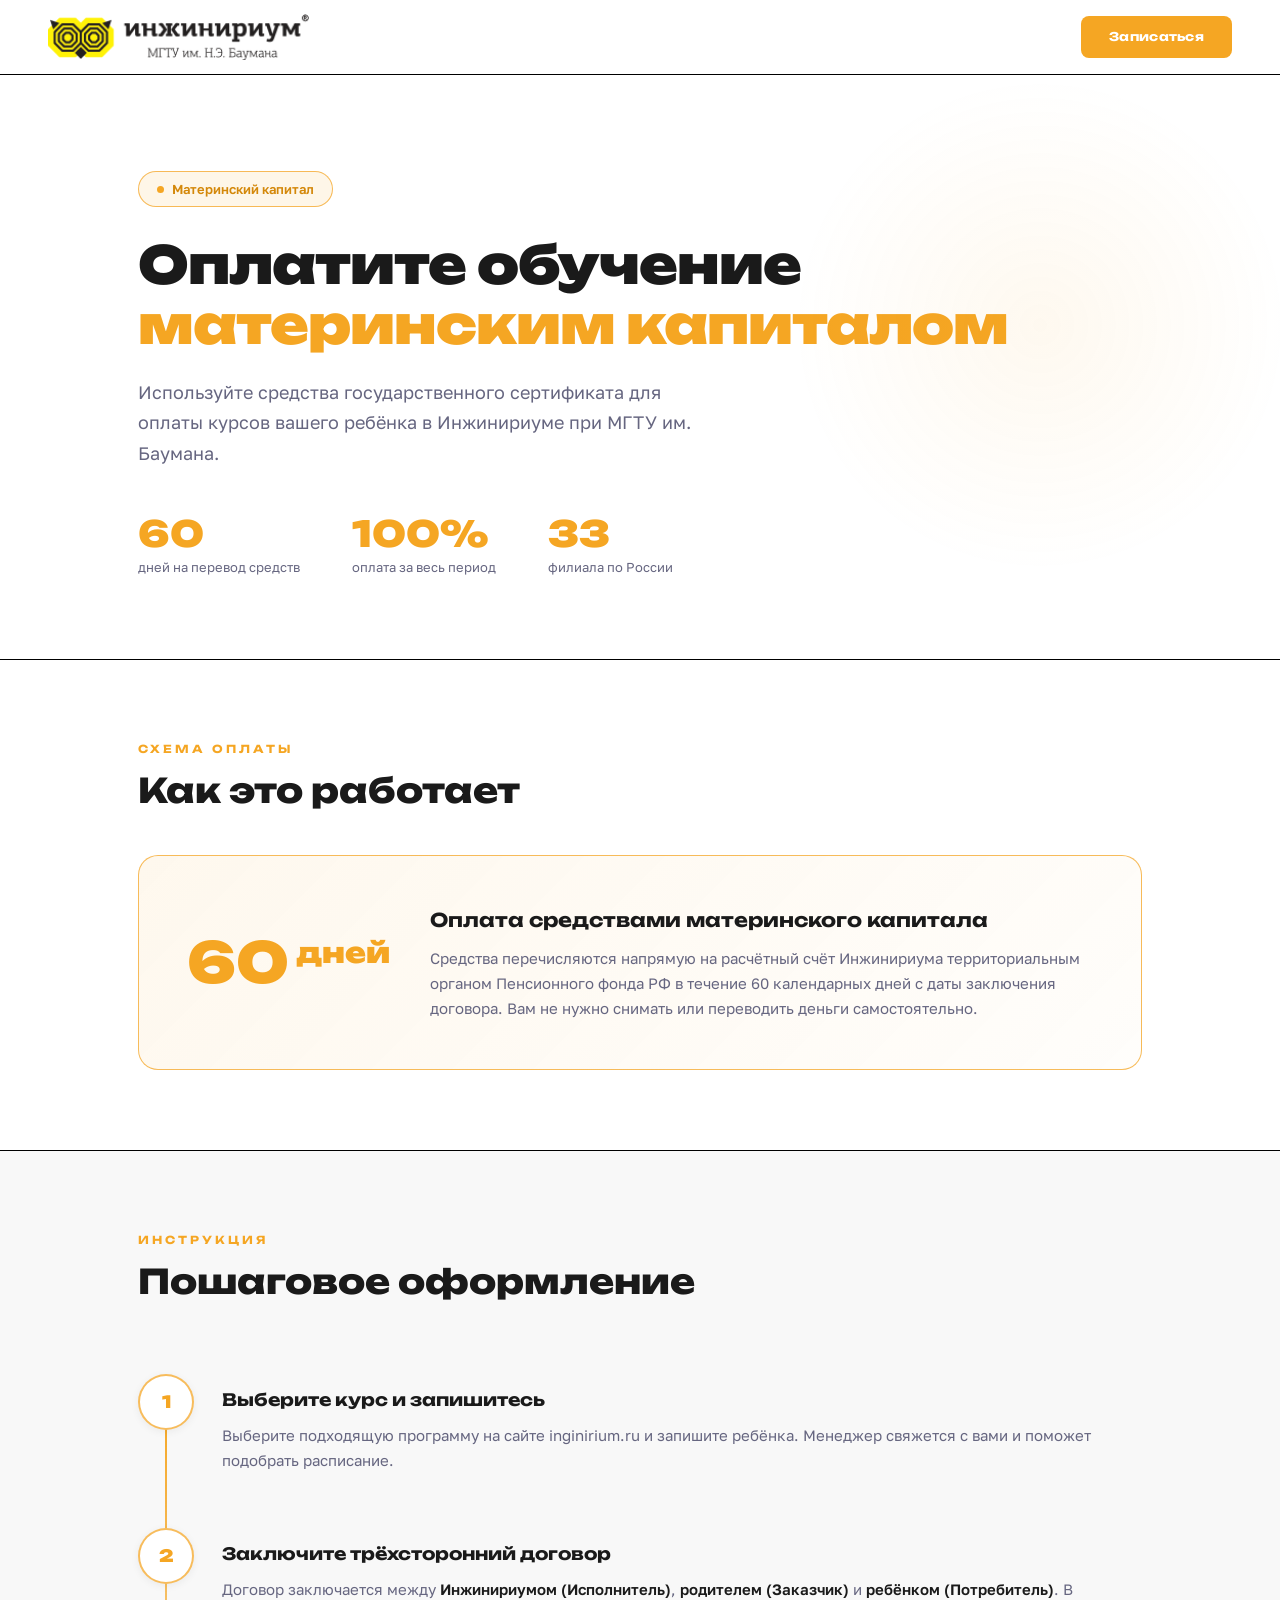
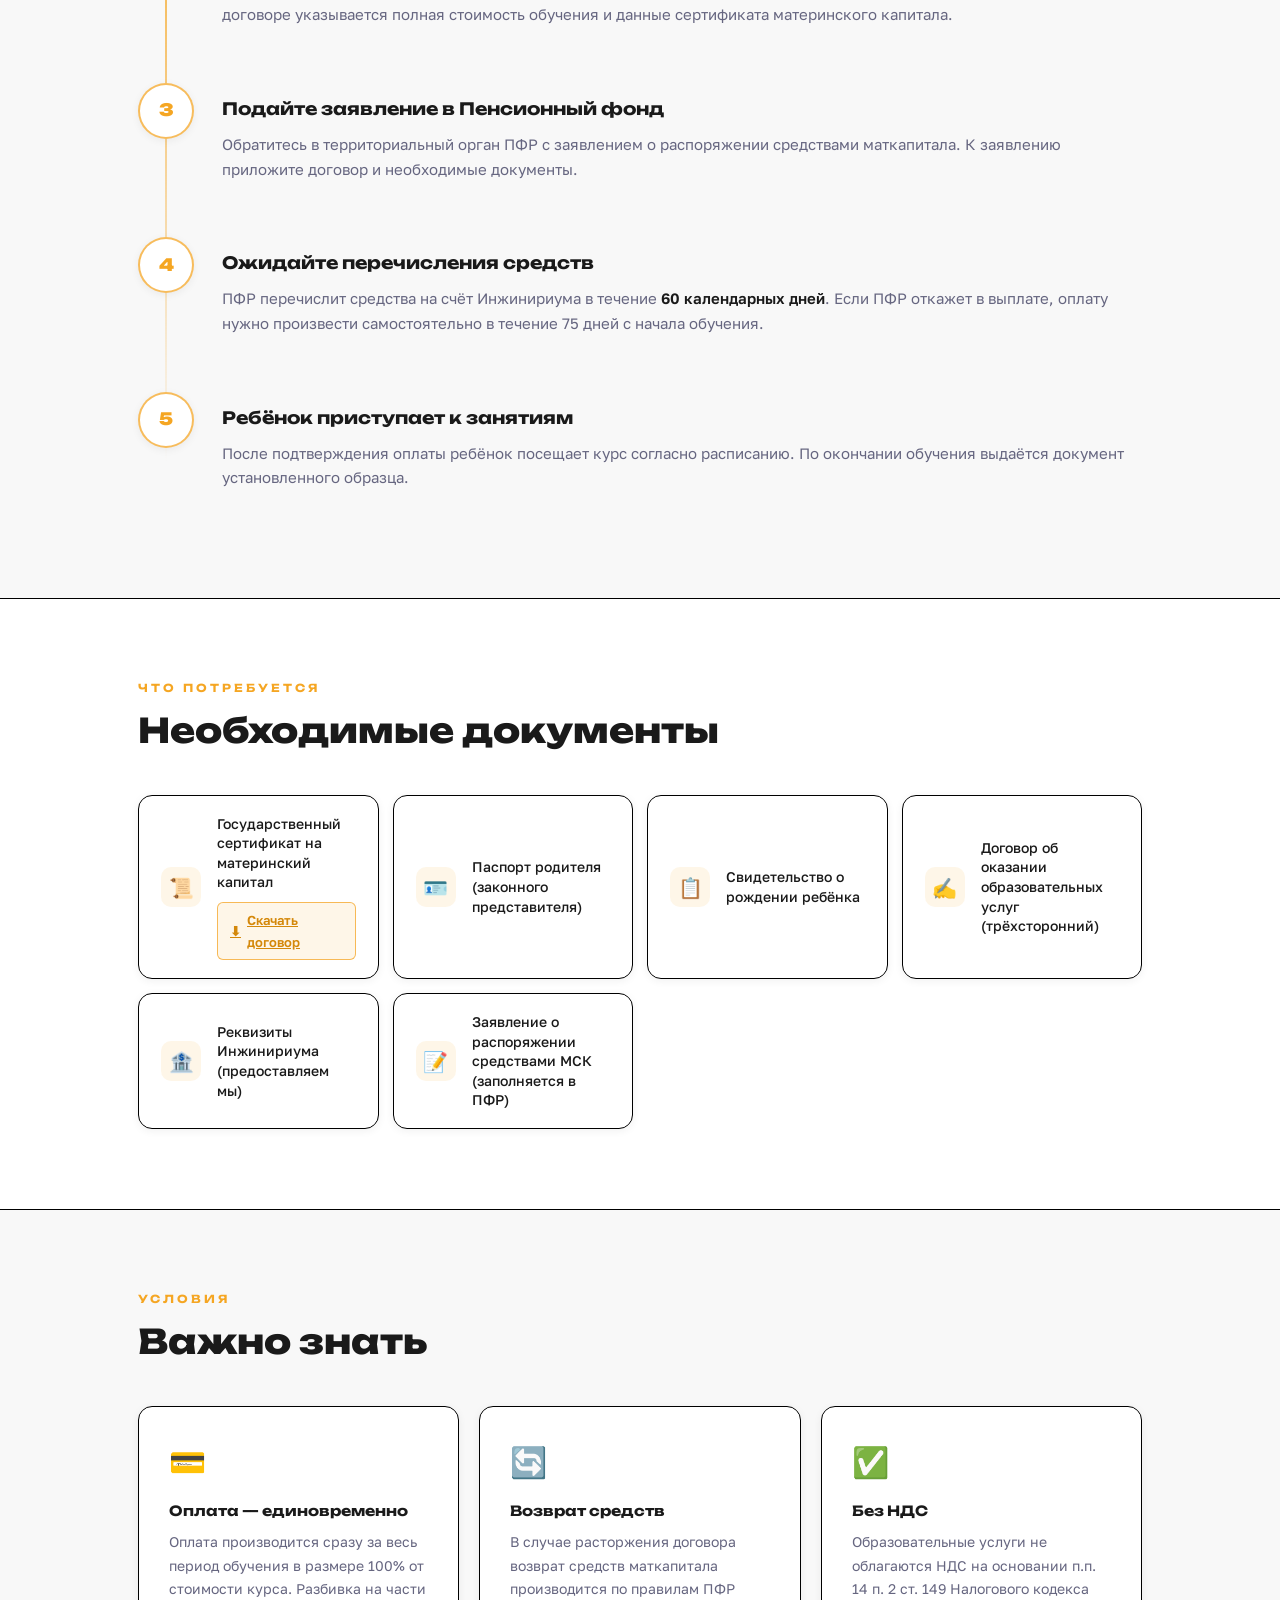
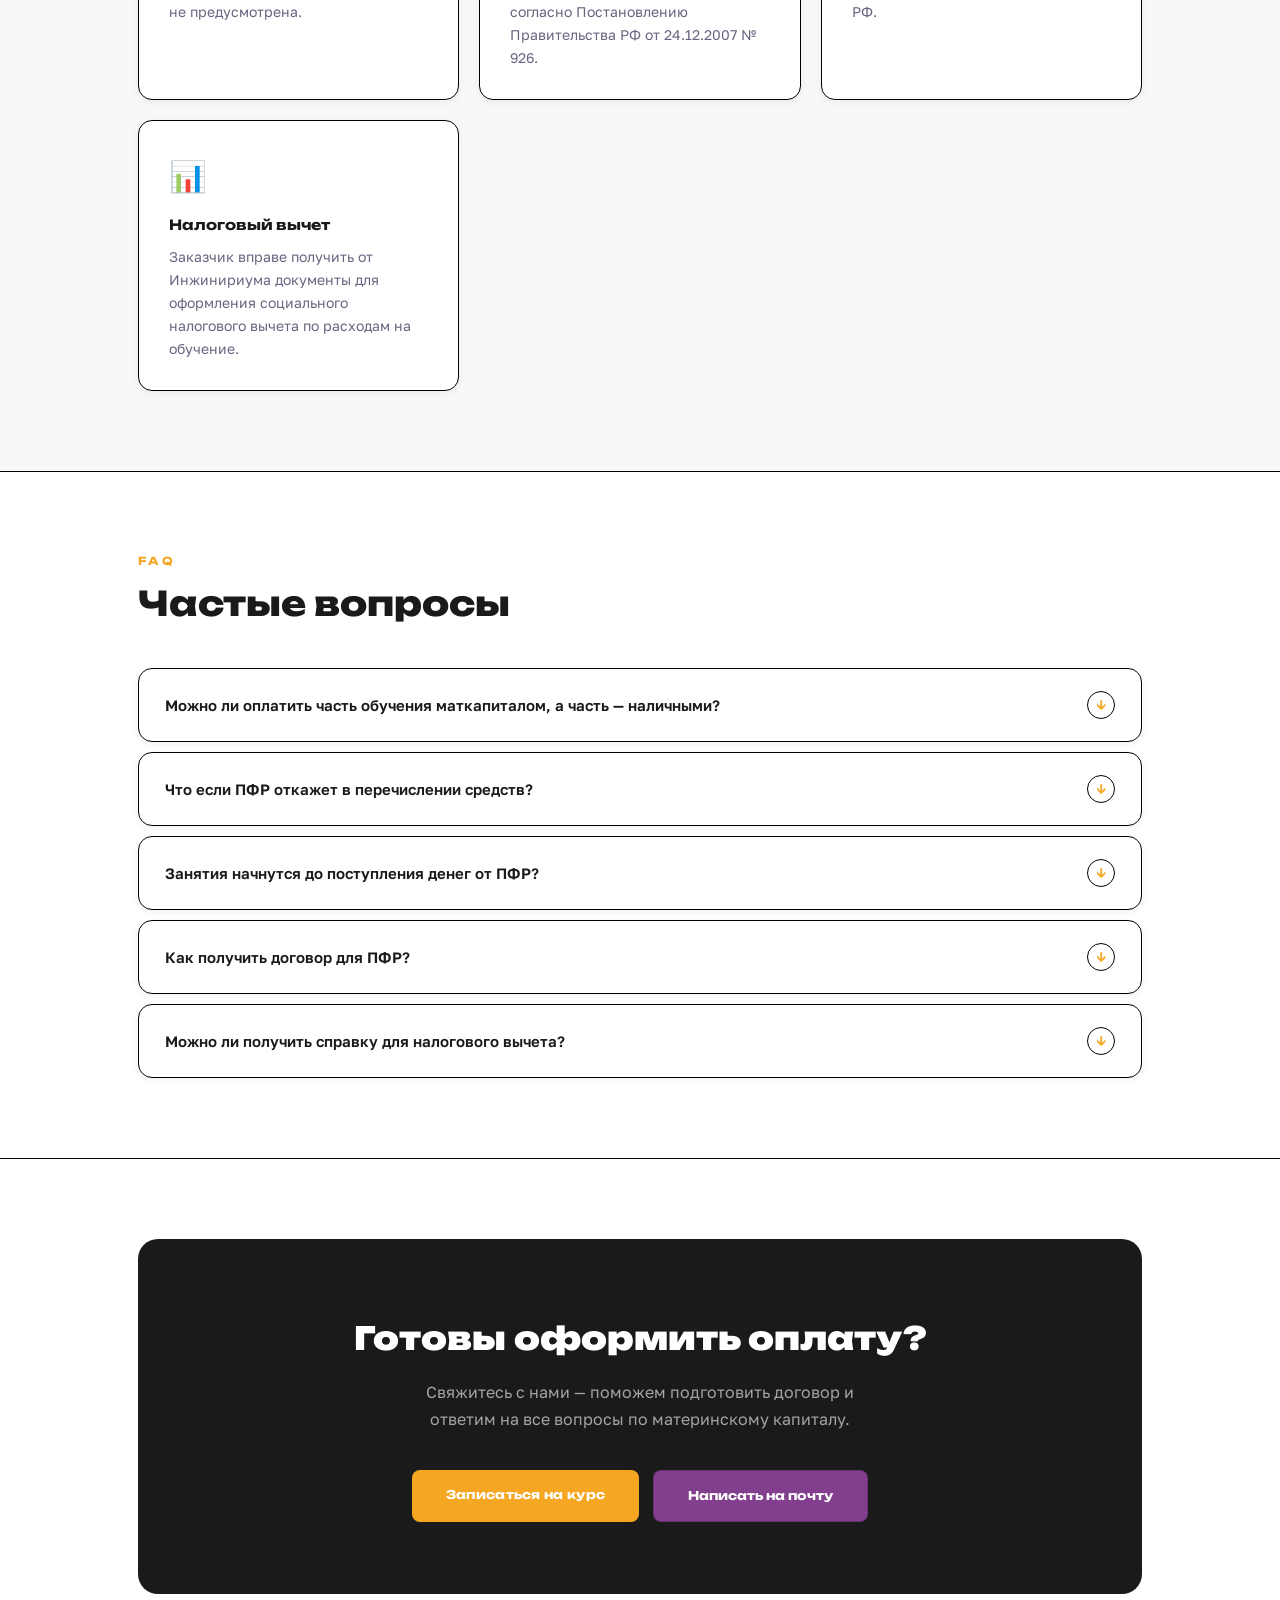
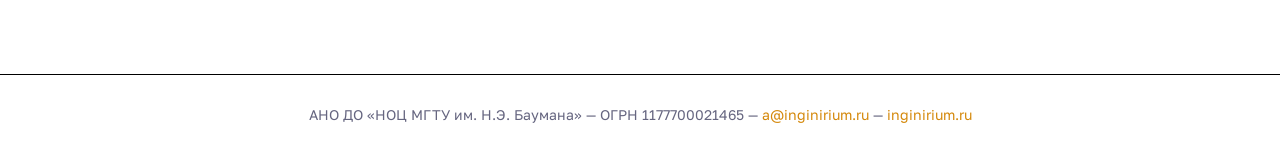
<file: Page1/index.html>
<!DOCTYPE html>
<html lang="ru">
<head>
  <meta charset="UTF-8">
  <meta name="viewport" content="width=device-width, initial-scale=1.0">

  <title>Оплата обучения материнским капиталом — Инжинириум МГТУ им. Баумана</title>

  <meta name="Description" content="Оплатите обучение ребенка в Инжинириуме материнским капиталом. Пошаговая инструкция, условия и необходимые документы. Курсы робототехники и программирования при МГТУ им. Баумана.">
  <meta property="og:title"       content="Оплата материнским капиталом — Инжинириум">
  <meta property="og:description" content="Запишите ребенка на курсы при МГТУ им. Баумана и оплатите обучение материнским капиталом. Расскажем как это сделать шаг за шагом.">
  <meta property="og:url"         content="https://inginirium.ru/materinskiy-kapital/">
  <link rel="canonical"           href="https://inginirium.ru/materinskiy-kapital/">
  <link rel="canonical" href="https://inginirium.ru/materinskiy-kapital/">
  <meta name="robots" content="noindex, nofollow">

  <!-- Google Fonts -->
  <link rel="preconnect" href="https://fonts.googleapis.com">
  <link href="https://fonts.googleapis.com/css2?family=Unbounded:wght@400;600;700;900&family=Golos+Text:wght@400;500;600&display=swap" rel="stylesheet">

  <!-- Стили -->
  <link rel="stylesheet" href="style.css">
</head>
<body>

  <!-- ========== ШАПКА ========== -->
  <header class="header">
    <a href="https://inginirium.ru" class="header__logo">
      <img src="./src/img/logo.png" alt="Инжинириум МГТУ им. Н.Э. Баумана">
    </a>
    <a href="https://inginirium.ru/#zapisatsya" class="header__cta">Записаться</a>
  </header>


  <!-- ========== HERO ========== -->
  <div class="hero">
    <div class="hero__badge">
      <span class="hero__badge-dot"></span>
      Материнский капитал
    </div>

    <h1 class="hero__title">
      Оплатите обучение<br>
      <em>материнским капиталом</em>
    </h1>

    <p class="hero__desc">
      Используйте средства государственного сертификата для оплаты
      курсов вашего ребёнка в Инжинириуме при МГТУ им. Баумана.
    </p>

    <div class="hero__stats">
      <div class="stat">
        <span class="stat__num" data-target="60" data-suffix="">0</span>
        <span class="stat__label">дней на перевод средств</span>
      </div>
      <div class="stat">
        <span class="stat__num" data-target="100" data-suffix="%">0</span>
        <span class="stat__label">оплата за весь период</span>
      </div>
      <div class="stat">
        <span class="stat__num" data-target="33" data-suffix="">0</span>
        <span class="stat__label">филиала по России</span>
      </div>
    </div>
  </div>

  <div class="section-divider"></div>


  <!-- ========== КАК ЭТО РАБОТАЕТ ========== -->
  <section class="section">
    <p class="section__label">Схема оплаты</p>
    <h2 class="section__title">Как это работает</h2>

    <div class="highlight-box">
      <div class="highlight-box__amount">60<sup> дней</sup></div>
      <div class="highlight-box__text">
        <h3>Оплата средствами материнского капитала</h3>
        <p>
          Средства перечисляются напрямую на расчётный счёт Инжинириума
          территориальным органом Пенсионного фонда РФ в течение 60 календарных
          дней с даты заключения договора. Вам не нужно снимать или переводить
          деньги самостоятельно.
        </p>
      </div>
    </div>
  </section>

  <div class="section-divider"></div>


  <!-- ========== ШАГИ ========== -->
  <section class="section--gray">
    <div class="section__inner">
      <p class="section__label">Инструкция</p>
      <h2 class="section__title">Пошаговое оформление</h2>

      <div class="steps">

        <div class="step">
          <div class="step__num">1</div>
          <div class="step__content">
            <h3>Выберите курс и запишитесь</h3>
            <p>
              Выберите подходящую программу на сайте inginirium.ru и запишите
              ребёнка. Менеджер свяжется с вами и поможет подобрать расписание.
            </p>
          </div>
        </div>

        <div class="step">
          <div class="step__num">2</div>
          <div class="step__content">
            <h3>Заключите трёхсторонний договор</h3>
            <p>
              Договор заключается между <strong>Инжинириумом (Исполнитель)</strong>,
              <strong>родителем (Заказчик)</strong> и <strong>ребёнком (Потребитель)</strong>.
              В договоре указывается полная стоимость обучения и данные сертификата
              материнского капитала.
            </p>
          </div>
        </div>

        <div class="step">
          <div class="step__num">3</div>
          <div class="step__content">
            <h3>Подайте заявление в Пенсионный фонд</h3>
            <p>
              Обратитесь в территориальный орган ПФР с заявлением о распоряжении
              средствами маткапитала. К заявлению приложите договор и необходимые документы.
            </p>
          </div>
        </div>

        <div class="step">
          <div class="step__num">4</div>
          <div class="step__content">
            <h3>Ожидайте перечисления средств</h3>
            <p>
              ПФР перечислит средства на счёт Инжинириума в течение
              <strong>60 календарных дней</strong>. Если ПФР откажет в выплате,
              оплату нужно произвести самостоятельно в течение 75 дней с начала обучения.
            </p>
          </div>
        </div>

        <div class="step">
          <div class="step__num">5</div>
          <div class="step__content">
            <h3>Ребёнок приступает к занятиям</h3>
            <p>
              После подтверждения оплаты ребёнок посещает курс согласно расписанию.
              По окончании обучения выдаётся документ установленного образца.
            </p>
          </div>
        </div>

      </div>
    </div>
  </section>

  <div class="section-divider"></div>


  <!-- ========== ДОКУМЕНТЫ ========== -->
  <section class="section">
    <p class="section__label">Что потребуется</p>
    <h2 class="section__title">Необходимые документы</h2>

    <div class="docs-grid">
      <div class="doc-item doc-item--download">
        <div class="doc-item__icon">📜</div>
        <div class="doc-item__body">
          <div class="doc-item__text">Государственный сертификат на материнский капитал</div>
          <a href="./src/doc/mothercapital.docx" download class="doc-item__download">
            <span>⬇</span> Скачать договор
          </a>
        </div>
      </div>
      <div class="doc-item">
        <div class="doc-item__icon">🪪</div>
        <div class="doc-item__text">Паспорт родителя (законного представителя)</div>
      </div>
      <div class="doc-item">
        <div class="doc-item__icon">📋</div>
        <div class="doc-item__text">Свидетельство о рождении ребёнка</div>
      </div>
      <div class="doc-item">
        <div class="doc-item__icon">✍️</div>
        <div class="doc-item__text">Договор об оказании образовательных услуг (трёхсторонний)</div>
      </div>
      <div class="doc-item">
        <div class="doc-item__icon">🏦</div>
        <div class="doc-item__text">Реквизиты Инжинириума (предоставляем мы)</div>
      </div>
      <div class="doc-item">
        <div class="doc-item__icon">📝</div>
        <div class="doc-item__text">Заявление о распоряжении средствами МСК (заполняется в ПФР)</div>
      </div>
    </div>
  </section>

  <div class="section-divider"></div>


  <!-- ========== ВАЖНО ЗНАТЬ ========== -->
  <section class="section--gray">
    <div class="section__inner">
      <p class="section__label">Условия</p>
      <h2 class="section__title">Важно знать</h2>

      <div class="cards">
        <div class="card">
          <span class="card__icon">💳</span>
          <h3>Оплата — единовременно</h3>
          <p>Оплата производится сразу за весь период обучения в размере 100% от стоимости курса. Разбивка на части не предусмотрена.</p>
        </div>
        <div class="card">
          <span class="card__icon">🔄</span>
          <h3>Возврат средств</h3>
          <p>В случае расторжения договора возврат средств маткапитала производится по правилам ПФР согласно Постановлению Правительства РФ от 24.12.2007 № 926.</p>
        </div>
        <div class="card">
          <span class="card__icon">✅</span>
          <h3>Без НДС</h3>
          <p>Образовательные услуги не облагаются НДС на основании п.п. 14 п. 2 ст. 149 Налогового кодекса РФ.</p>
        </div>
        <div class="card">
          <span class="card__icon">📊</span>
          <h3>Налоговый вычет</h3>
          <p>Заказчик вправе получить от Инжинириума документы для оформления социального налогового вычета по расходам на обучение.</p>
        </div>
      </div>
    </div>
  </section>

  <div class="section-divider"></div>


  <!-- ========== FAQ ========== -->
  <section class="section">
    <p class="section__label">FAQ</p>
    <h2 class="section__title">Частые вопросы</h2>

    <div class="faq">

      <div class="faq__item">
        <button class="faq__question">
          Можно ли оплатить часть обучения маткапиталом, а часть — наличными?
          <div class="faq__arrow">↓</div>
        </button>
        <div class="faq__answer">
          <div class="faq__answer-inner">
            Да, это возможно. Средства маткапитала можно направить на частичную оплату,
            а оставшуюся сумму внести самостоятельно по банковским реквизитам Инжинириума.
          </div>
        </div>
      </div>

      <div class="faq__item">
        <button class="faq__question">
          Что если ПФР откажет в перечислении средств?
          <div class="faq__arrow">↓</div>
        </button>
        <div class="faq__answer">
          <div class="faq__answer-inner">
            Если ПФР откажет или средства не поступят до начала обучения, оплату необходимо
            произвести самостоятельно путём безналичного перевода не позднее 75 календарных
            дней с даты начала оказания образовательных услуг.
          </div>
        </div>
      </div>

      <div class="faq__item">
        <button class="faq__question">
          Занятия начнутся до поступления денег от ПФР?
          <div class="faq__arrow">↓</div>
        </button>
        <div class="faq__answer">
          <div class="faq__answer-inner">
            Да. Занятия начинаются согласно расписанию. ПФР перечисляет средства в течение
            60 дней — в этот период ребёнок уже посещает курс.
          </div>
        </div>
      </div>

      <div class="faq__item">
        <button class="faq__question">
          Как получить договор для ПФР?
          <div class="faq__arrow">↓</div>
        </button>
        <div class="faq__answer">
          <div class="faq__answer-inner">
            Договор оформляется в офисе Инжинириума при записи на курс. Менеджер поможет
            заполнить все необходимые поля и объяснит дальнейший порядок действий.
          </div>
        </div>
      </div>

      <div class="faq__item">
        <button class="faq__question">
          Можно ли получить справку для налогового вычета?
          <div class="faq__arrow">↓</div>
        </button>
        <div class="faq__answer">
          <div class="faq__answer-inner">
            Да. Вы вправе запросить у Инжинириума документы, необходимые для получения
            социального налогового вычета. Для этого предоставьте менеджеру ваш ИНН
            и контактные данные.
          </div>
        </div>
      </div>

    </div>
  </section>

  <div class="section-divider"></div>


  <!-- ========== CTA ========== -->
  <section class="section">
    <div class="cta">
      <h2>Готовы оформить оплату?</h2>
      <p>Свяжитесь с нами — поможем подготовить договор и ответим на все вопросы по материнскому капиталу.</p>
      <div class="cta__buttons">
        <a href="https://inginirium.ru/#zapisatsya" class="btn-primary">Записаться на курс</a>
        <a href="mailto:a@inginirium.ru"            class="btn-secondary">Написать на почту</a>
      </div>
    </div>
  </section>


  <!-- ========== FOOTER ========== -->
  <footer class="footer">
    <p>
      АНО ДО «НОЦ МГТУ им. Н.Э. Баумана» — ОГРН&nbsp;1177700021465 —
      <a href="mailto:a@inginirium.ru">a@inginirium.ru</a> —
      <a href="https://inginirium.ru">inginirium.ru</a>
    </p>
  </footer>


  <!-- Скрипты -->
  <script src="main.js"></script>

</body>
</html>
</file>
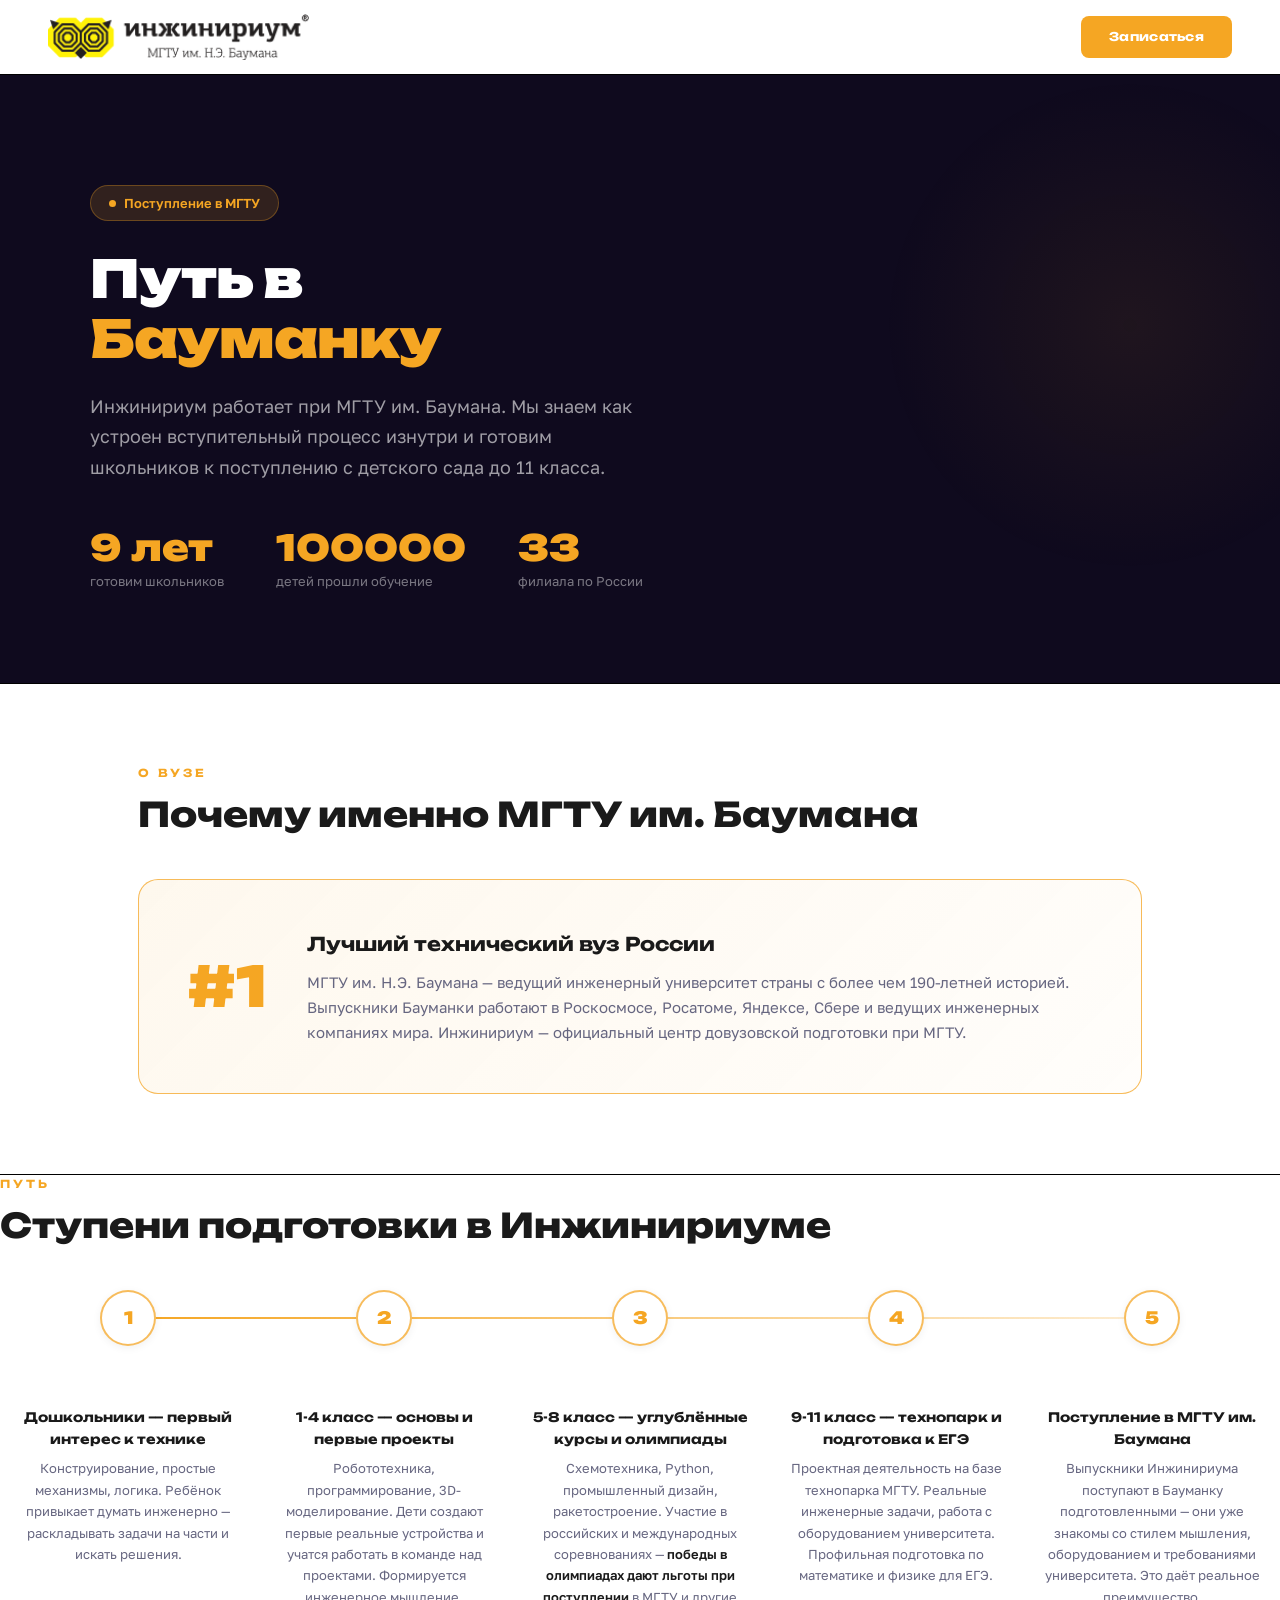
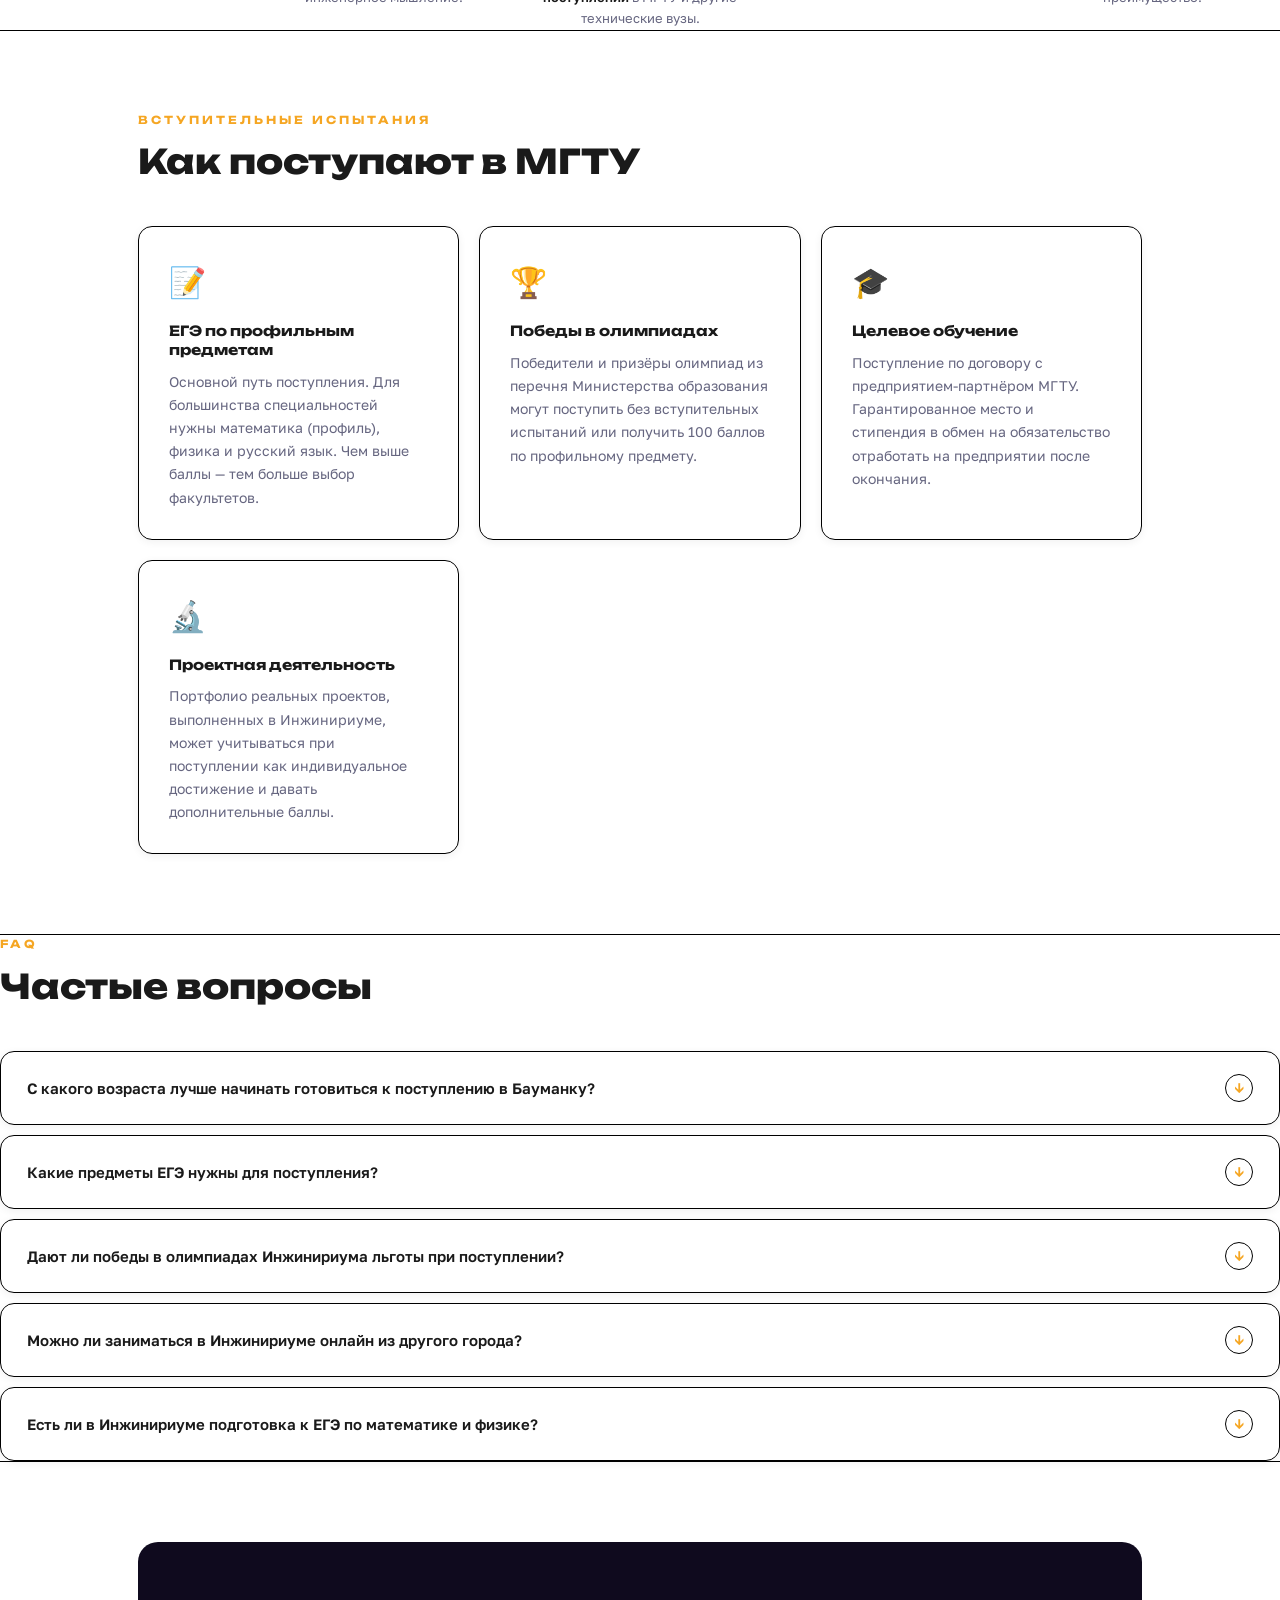
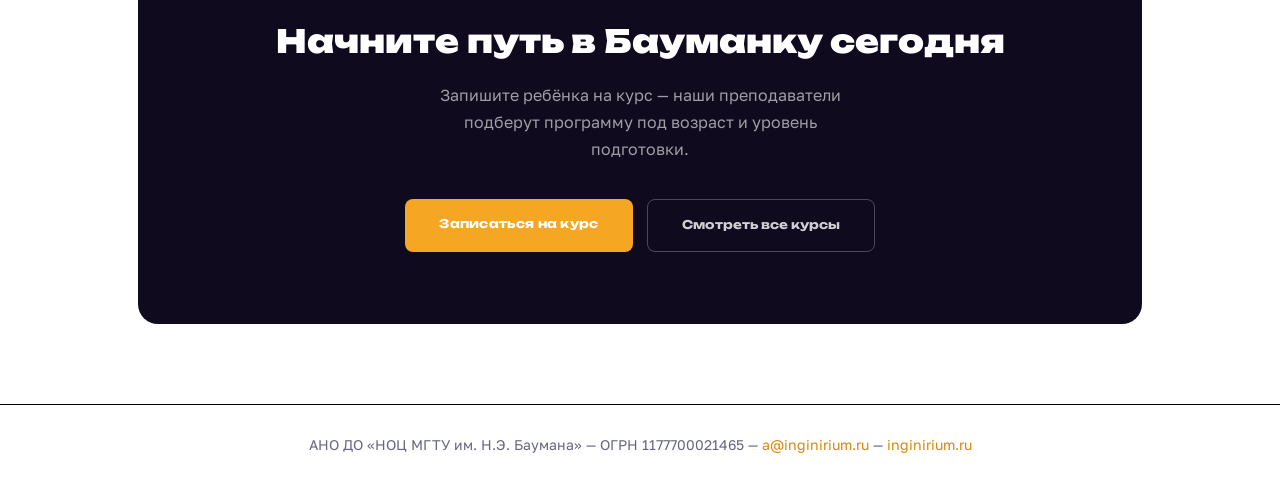
<file: Pages/PageBvsu/index.html>
<!DOCTYPE html>
<html lang="ru">
<head>
  <meta charset="UTF-8">
  <meta name="viewport" content="width=device-width, initial-scale=1.0">

  <title>Как поступить в МГТУ им. Баумана — Инжинириум</title>

  <meta name="Description" content="Как поступить в МГТУ им. Баумана после курсов Инжинириума. Ступени подготовки, олимпиады, ЕГЭ и советы от преподавателей Бауманки.">
  <meta property="og:title"       content="Как поступить в Бауманку — Инжинириум">
  <meta property="og:description" content="Инжинириум при МГТУ им. Баумана готовит школьников к поступлению в ведущий технический вуз страны. Узнайте с чего начать.">
  <meta property="og:url"         content="https://inginirium.ru/kak-postupit-v-bmstu/">
  <link rel="canonical"           href="https://inginirium.ru/kak-postupit-v-bmstu/">

  <link rel="preconnect" href="https://fonts.googleapis.com">
  <link href="https://fonts.googleapis.com/css2?family=Unbounded:wght@400;600;700;900&family=Golos+Text:wght@400;500;600&display=swap" rel="stylesheet">

  <link rel="stylesheet" href="style.css">
</head>
<body>

  <!-- ========== ШАПКА ========== -->
  <header class="header">
    <a href="https://inginirium.ru" class="header__logo">
      <img src="../PageMaternskyKapital/src/img/logo.png" alt="Инжинириум МГТУ им. Н.Э. Баумана">
    </a>
    <a href="https://inginirium.ru/#zapisatsya" class="header__cta">Записаться</a>
  </header>


  <!-- ========== HERO ========== -->
  <div class="hero"><div class="hero__inner">
    <div class="hero__badge">
      <span class="hero__badge-dot"></span>
      Поступление в МГТУ
    </div>

    <h1 class="hero__title">
      Путь в<br>
      <em>Бауманку</em>
    </h1>

    <p class="hero__desc">
      Инжинириум работает при МГТУ им. Баумана. Мы знаем как устроен
      вступительный процесс изнутри и готовим школьников к поступлению
      с детского сада до 11 класса.
    </p>

    <div class="hero__stats">
      <div class="stat">
        <span class="stat__num" data-target="9" data-suffix=" лет">0</span>
        <span class="stat__label">готовим школьников</span>
      </div>
      <div class="stat">
        <span class="stat__num" data-target="100000" data-suffix="">0</span>
        <span class="stat__label">детей прошли обучение</span>
      </div>
      <div class="stat">
        <span class="stat__num" data-target="33" data-suffix="">0</span>
        <span class="stat__label">филиала по России</span>
      </div>
    </div>
  </div>

  </div></div>

  <div class="section-divider"></div>


  <!-- ========== ПОЧЕМУ БАУМАНКА ========== -->
  <section class="section">
    <p class="section__label">О вузе</p>
    <h2 class="section__title">Почему именно МГТУ им. Баумана</h2>

    <div class="highlight-box">
      <div class="highlight-box__amount">#1</div>
      <div class="highlight-box__text">
        <h3>Лучший технический вуз России</h3>
        <p>
          МГТУ им. Н.Э. Баумана — ведущий инженерный университет страны с более
          чем 190-летней историей. Выпускники Бауманки работают в Роскосмосе,
          Росатоме, Яндексе, Сбере и ведущих инженерных компаниях мира.
          Инжинириум — официальный центр довузовской подготовки при МГТУ.
        </p>
      </div>
    </div>
  </section>

  </div></div>

  <div class="section-divider"></div>


  <!-- ========== СТУПЕНИ ========== -->
  <section class="section--purple">
    <div class="section__inner">
      <p class="section__label">Путь</p>
      <h2 class="section__title">Ступени подготовки в Инжинириуме</h2>

      <div class="steps">

        <div class="step">
          <div class="step__num">1</div>
          <div class="step__content">
            <h3>Дошкольники — первый интерес к технике</h3>
            <p>
              Конструирование, простые механизмы, логика. Ребёнок привыкает
              думать инженерно — раскладывать задачи на части и искать решения.
            </p>
          </div>
        </div>

        <div class="step">
          <div class="step__num">2</div>
          <div class="step__content">
            <h3>1-4 класс — основы и первые проекты</h3>
            <p>
              Робототехника, программирование, 3D-моделирование. Дети создают
              первые реальные устройства и учатся работать в команде над
              проектами. Формируется инженерное мышление.
            </p>
          </div>
        </div>

        <div class="step">
          <div class="step__num">3</div>
          <div class="step__content">
            <h3>5-8 класс — углублённые курсы и олимпиады</h3>
            <p>
              Схемотехника, Python, промышленный дизайн, ракетостроение.
              Участие в российских и международных соревнованиях —
              <strong>победы в олимпиадах дают льготы при поступлении</strong>
              в МГТУ и другие технические вузы.
            </p>
          </div>
        </div>

        <div class="step">
          <div class="step__num">4</div>
          <div class="step__content">
            <h3>9-11 класс — технопарк и подготовка к ЕГЭ</h3>
            <p>
              Проектная деятельность на базе технопарка МГТУ. Реальные
              инженерные задачи, работа с оборудованием университета.
              Профильная подготовка по математике и физике для ЕГЭ.
            </p>
          </div>
        </div>

        <div class="step">
          <div class="step__num">5</div>
          <div class="step__content">
            <h3>Поступление в МГТУ им. Баумана</h3>
            <p>
              Выпускники Инжинириума поступают в Бауманку подготовленными —
              они уже знакомы со стилем мышления, оборудованием и требованиями
              университета. Это даёт реальное преимущество.
            </p>
          </div>
        </div>

      </div>
    </div>
  </section>

  </div></div>

  <div class="section-divider"></div>


  <!-- ========== КАК ПОСТУПИТЬ ========== -->
  <section class="section">
    <p class="section__label">Вступительные испытания</p>
    <h2 class="section__title">Как поступают в МГТУ</h2>

    <div class="cards">
      <div class="card">
        <span class="card__icon">📝</span>
        <h3>ЕГЭ по профильным предметам</h3>
        <p>Основной путь поступления. Для большинства специальностей нужны математика (профиль), физика и русский язык. Чем выше баллы — тем больше выбор факультетов.</p>
      </div>
      <div class="card">
        <span class="card__icon">🏆</span>
        <h3>Победы в олимпиадах</h3>
        <p>Победители и призёры олимпиад из перечня Министерства образования могут поступить без вступительных испытаний или получить 100 баллов по профильному предмету.</p>
      </div>
      <div class="card">
        <span class="card__icon">🎓</span>
        <h3>Целевое обучение</h3>
        <p>Поступление по договору с предприятием-партнёром МГТУ. Гарантированное место и стипендия в обмен на обязательство отработать на предприятии после окончания.</p>
      </div>
      <div class="card">
        <span class="card__icon">🔬</span>
        <h3>Проектная деятельность</h3>
        <p>Портфолио реальных проектов, выполненных в Инжинириуме, может учитываться при поступлении как индивидуальное достижение и давать дополнительные баллы.</p>
      </div>
    </div>
  </section>

  </div></div>

  <div class="section-divider"></div>


  <!-- ========== FAQ ========== -->
  <section class="section--purple">
    <div class="section__inner">
      <p class="section__label">FAQ</p>
      <h2 class="section__title">Частые вопросы</h2>

      <div class="faq">

        <div class="faq__item">
          <button class="faq__question">
            С какого возраста лучше начинать готовиться к поступлению в Бауманку?
            <div class="faq__arrow">↓</div>
          </button>
          <div class="faq__answer">
            <div class="faq__answer-inner">
              Чем раньше — тем лучше. Курсы Инжинириума начинаются с дошкольного возраста.
              Дети которые занимаются с 1-2 класса приходят в 9-11 класс уже с опытом
              реальных проектов, победами в олимпиадах и сформированным инженерным мышлением.
            </div>
          </div>
        </div>

        <div class="faq__item">
          <button class="faq__question">
            Какие предметы ЕГЭ нужны для поступления?
            <div class="faq__arrow">↓</div>
          </button>
          <div class="faq__answer">
            <div class="faq__answer-inner">
              Для большинства инженерных специальностей МГТУ нужны математика (профильный уровень),
              физика и русский язык. Для IT-направлений вместо физики может потребоваться
              информатика. Точный набор зависит от выбранного факультета.
            </div>
          </div>
        </div>

        <div class="faq__item">
          <button class="faq__question">
            Дают ли победы в олимпиадах Инжинириума льготы при поступлении?
            <div class="faq__arrow">↓</div>
          </button>
          <div class="faq__answer">
            <div class="faq__answer-inner">
              Льготы при поступлении дают только олимпиады из официального перечня
              Министерства образования. Мы готовим детей к участию именно в таких
              соревнованиях — российских и международных чемпионатах профессионального мастерства.
            </div>
          </div>
        </div>

        <div class="faq__item">
          <button class="faq__question">
            Можно ли заниматься в Инжинириуме онлайн из другого города?
            <div class="faq__arrow">↓</div>
          </button>
          <div class="faq__answer">
            <div class="faq__answer-inner">
              Да. У нас есть онлайн-формат обучения по большинству курсов.
              Занятия проходят в прямом эфире с преподавателем, есть домашние задания
              и проверка работ. Программа идентична очному формату.
            </div>
          </div>
        </div>

        <div class="faq__item">
          <button class="faq__question">
            Есть ли в Инжинириуме подготовка к ЕГЭ по математике и физике?
            <div class="faq__arrow">↓</div>
          </button>
          <div class="faq__answer">
            <div class="faq__answer-inner">
              Да. В программе технопарка для 9-11 классов есть профильная подготовка
              по математике и физике с фокусом на формат ЕГЭ. Занятия ведут
              преподаватели МГТУ им. Баумана.
            </div>
          </div>
        </div>

      </div>
    </div>
  </section>

  </div></div>

  <div class="section-divider"></div>


  <!-- ========== CTA ========== -->
  <section class="section">
    <div class="cta">
      <h2>Начните путь в Бауманку сегодня</h2>
      <p>Запишите ребёнка на курс — наши преподаватели подберут программу под возраст и уровень подготовки.</p>
      <div class="cta__buttons">
        <a href="https://inginirium.ru/#zapisatsya" class="btn-primary">Записаться на курс</a>
        <a href="https://inginirium.ru/courses/"    class="btn-secondary">Смотреть все курсы</a>
      </div>
    </div>
  </section>


  <!-- ========== FOOTER ========== -->
  <footer class="footer">
    <p>
      АНО ДО «НОЦ МГТУ им. Н.Э. Баумана» — ОГРН&nbsp;1177700021465 —
      <a href="mailto:a@inginirium.ru">a@inginirium.ru</a> —
      <a href="https://inginirium.ru">inginirium.ru</a>
    </p>
  </footer>

  <script src="main.js"></script>

</body>
</html>
</file>
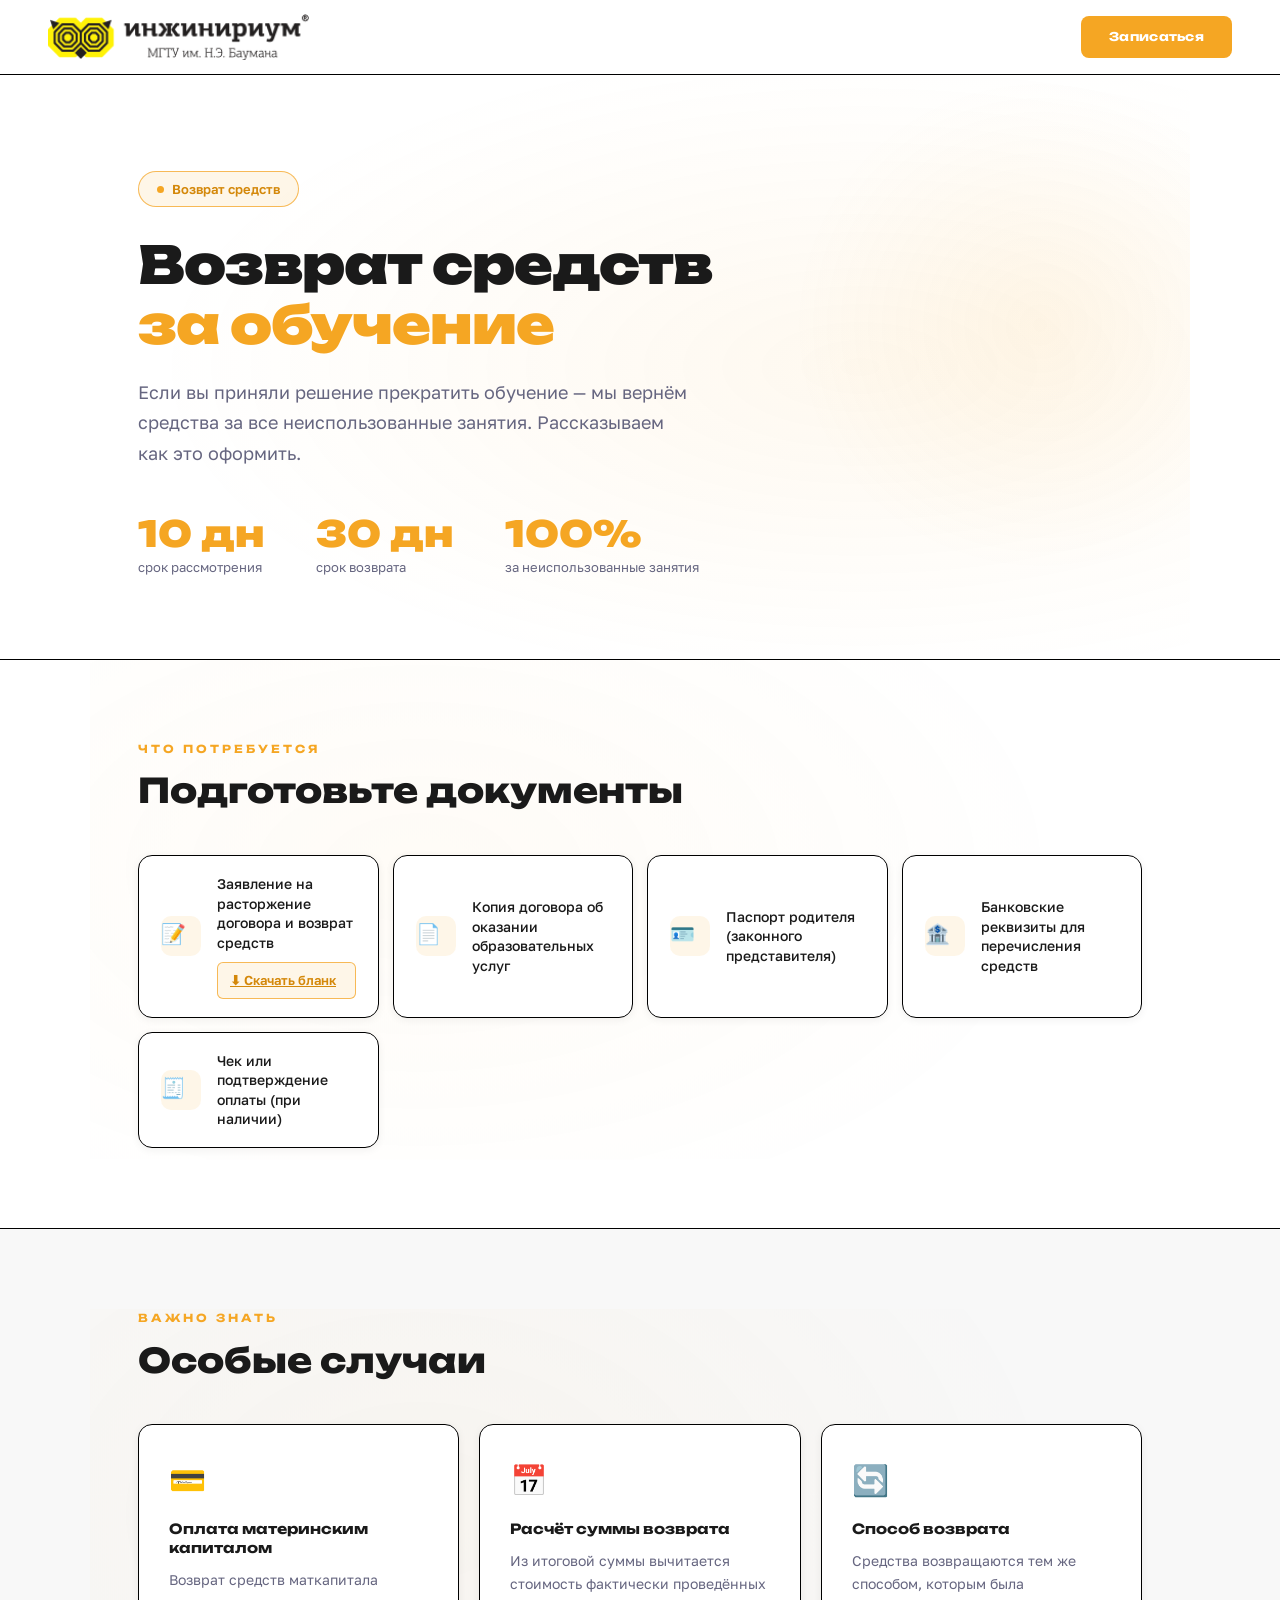
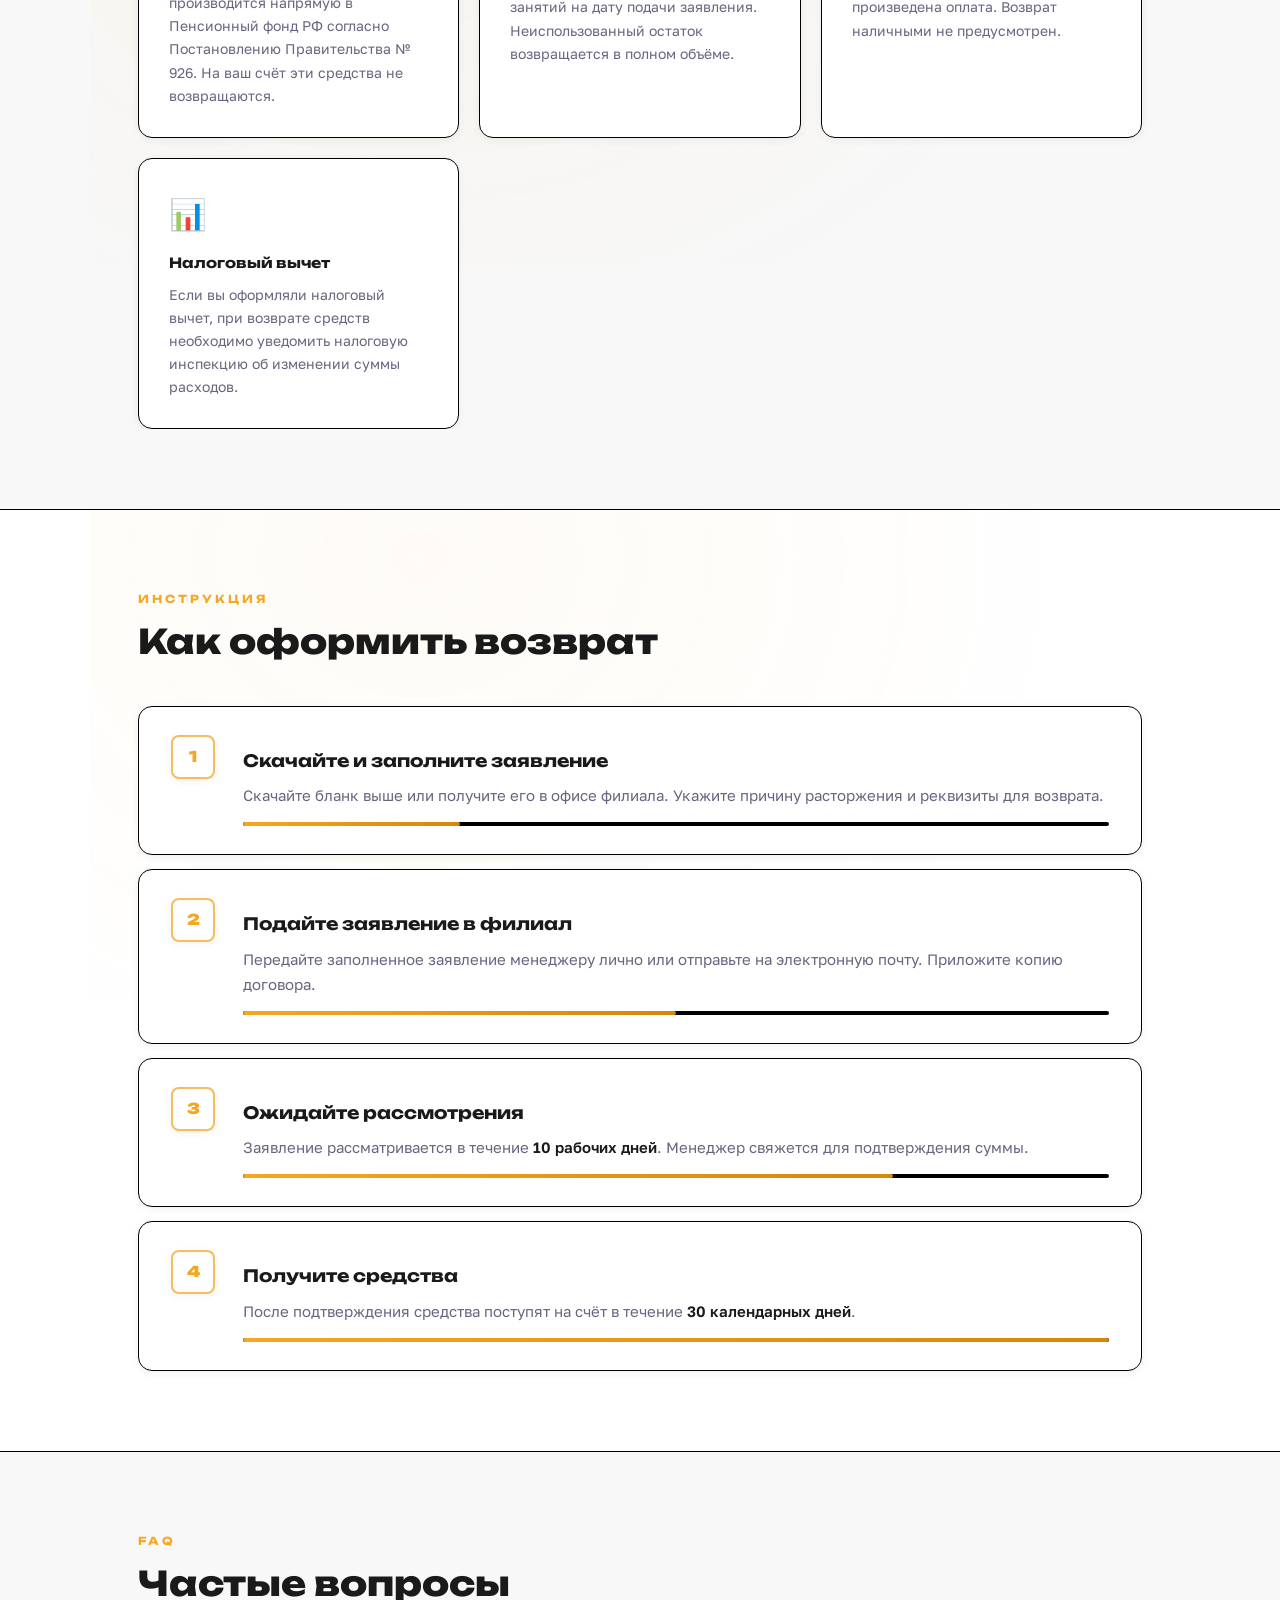
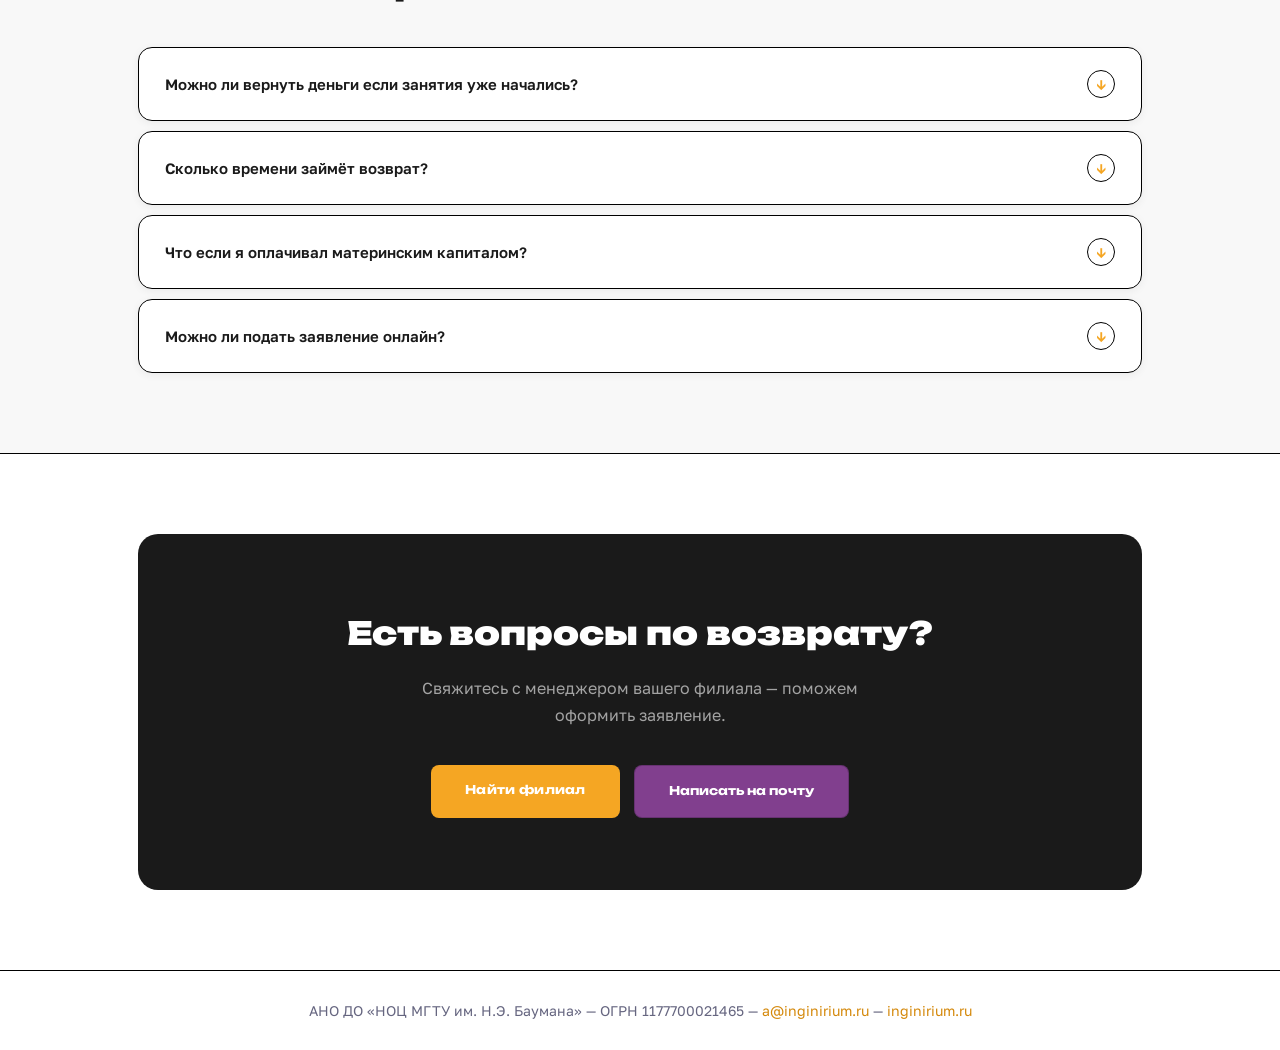
<file: Pages/PageVozrat/index.html>
<!DOCTYPE html>
<html lang="ru">
<head>
  <meta charset="UTF-8">
  <meta name="viewport" content="width=device-width, initial-scale=1.0">
  <title>Возврат средств — Инжинириум МГТУ им. Баумана</title>
  <meta name="Description" content="Порядок возврата средств за обучение в Инжинириуме. Условия расторжения договора, сроки и необходимые документы.">
  <meta property="og:title"       content="Возврат средств — Инжинириум">
  <meta property="og:description" content="Узнайте как оформить возврат средств за курсы в Инжинириуме. Пошаговая инструкция, сроки и документы.">
  <meta property="og:url"         content="https://inginirium.ru/vozvrat/">
  <link rel="canonical"           href="https://inginirium.ru/vozvrat/">
  <meta name="robots"             content="noindex, nofollow">
  <link rel="preconnect" href="https://fonts.googleapis.com">
  <link href="https://fonts.googleapis.com/css2?family=Unbounded:wght@400;600;700;900&family=Golos+Text:wght@400;500;600&display=swap" rel="stylesheet">
  <link rel="stylesheet" href="style.css">
</head>
<body>

  <header class="header">
    <a href="https://inginirium.ru" class="header__logo">
      <img src="../PageMaternskyKapital/src/img/logo.png" alt="Инжинириум МГТУ им. Н.Э. Баумана">
    </a>
    <a href="https://inginirium.ru/#zapisatsya" class="header__cta">Записаться</a>
  </header>

  <!-- HERO с параллакс-фоном -->
  <div class="hero">
    <div class="hero__parallax" id="heroParallax"></div>
    <div class="hero__content">
      <div class="hero__badge">
        <span class="hero__badge-dot"></span>
        Возврат средств
      </div>
      <h1 class="hero__title">Возврат средств<br><em>за обучение</em></h1>
      <p class="hero__desc">
        Если вы приняли решение прекратить обучение — мы вернём средства
        за все неиспользованные занятия. Рассказываем как это оформить.
      </p>
      <div class="hero__stats">
        <div class="stat">
          <span class="stat__num" data-target="10" data-suffix=" дн">0</span>
          <span class="stat__label">срок рассмотрения</span>
        </div>
        <div class="stat">
          <span class="stat__num" data-target="30" data-suffix=" дн">0</span>
          <span class="stat__label">срок возврата</span>
        </div>
        <div class="stat">
          <span class="stat__num" data-target="100" data-suffix="%">0</span>
          <span class="stat__label">за неиспользованные занятия</span>
        </div>
      </div>
    </div>
  </div>

  <div class="section-divider"></div>

  <!-- ДОКУМЕНТЫ — первыми -->
  <section class="section parallax-section">
    <div class="parallax-bg" data-speed="0.3"></div>
    <div class="section__body">
      <p class="section__label">Что потребуется</p>
      <h2 class="section__title">Подготовьте документы</h2>
      <div class="docs-grid">
        <div class="doc-item" data-animate="scale">
          <div class="doc-item__icon pulse-icon">📝</div>
          <div class="doc-item__body">
            <div class="doc-item__text">Заявление на расторжение договора и возврат средств</div>
            <a href="../PageMaternskyKapital/src/doc/refund.docx" download class="doc-item__download">⬇ Скачать бланк</a>
          </div>
        </div>
        <div class="doc-item" data-animate="scale">
          <div class="doc-item__icon pulse-icon">📄</div>
          <div class="doc-item__text">Копия договора об оказании образовательных услуг</div>
        </div>
        <div class="doc-item" data-animate="scale">
          <div class="doc-item__icon pulse-icon">🪪</div>
          <div class="doc-item__text">Паспорт родителя (законного представителя)</div>
        </div>
        <div class="doc-item" data-animate="scale">
          <div class="doc-item__icon pulse-icon">🏦</div>
          <div class="doc-item__text">Банковские реквизиты для перечисления средств</div>
        </div>
        <div class="doc-item" data-animate="scale">
          <div class="doc-item__icon pulse-icon">🧾</div>
          <div class="doc-item__text">Чек или подтверждение оплаты (при наличии)</div>
        </div>
      </div>
    </div>
  </section>

  <div class="section-divider"></div>

  <!-- ОСОБЫЕ СЛУЧАИ -->
  <section class="section--gray">
    <div class="section__inner parallax-section">
      <div class="parallax-bg" data-speed="0.2"></div>
      <div class="section__body">
        <p class="section__label">Важно знать</p>
        <h2 class="section__title">Особые случаи</h2>
        <div class="cards">
          <div class="card" data-animate="scale">
            <span class="card__icon pulse-icon">💳</span>
            <h3>Оплата материнским капиталом</h3>
            <p>Возврат средств маткапитала производится напрямую в Пенсионный фонд РФ согласно Постановлению Правительства № 926. На ваш счёт эти средства не возвращаются.</p>
          </div>
          <div class="card" data-animate="scale">
            <span class="card__icon pulse-icon">📅</span>
            <h3>Расчёт суммы возврата</h3>
            <p>Из итоговой суммы вычитается стоимость фактически проведённых занятий на дату подачи заявления. Неиспользованный остаток возвращается в полном объёме.</p>
          </div>
          <div class="card" data-animate="scale">
            <span class="card__icon pulse-icon">🔄</span>
            <h3>Способ возврата</h3>
            <p>Средства возвращаются тем же способом, которым была произведена оплата. Возврат наличными не предусмотрен.</p>
          </div>
          <div class="card" data-animate="scale">
            <span class="card__icon pulse-icon">📊</span>
            <h3>Налоговый вычет</h3>
            <p>Если вы оформляли налоговый вычет, при возврате средств необходимо уведомить налоговую инспекцию об изменении суммы расходов.</p>
          </div>
        </div>
      </div>
    </div>
  </section>

  <div class="section-divider"></div>

  <!-- ШАГИ с прогресс-барами -->
  <section class="section parallax-section">
    <div class="parallax-bg" data-speed="0.25"></div>
    <div class="section__body">
      <p class="section__label">Инструкция</p>
      <h2 class="section__title">Как оформить возврат</h2>
      <div class="steps">

        <div class="step" data-animate="slide-right" data-progress="25">
          <div class="step__num">1</div>
          <div class="step__content">
            <h3>Скачайте и заполните заявление</h3>
            <p>Скачайте бланк выше или получите его в офисе филиала. Укажите причину расторжения и реквизиты для возврата.</p>
            <div class="step__progress">
              <div class="step__progress-bar" data-width="25"></div>
            </div>
          </div>
        </div>

        <div class="step" data-animate="slide-right" data-progress="50">
          <div class="step__num">2</div>
          <div class="step__content">
            <h3>Подайте заявление в филиал</h3>
            <p>Передайте заполненное заявление менеджеру лично или отправьте на электронную почту. Приложите копию договора.</p>
            <div class="step__progress">
              <div class="step__progress-bar" data-width="50"></div>
            </div>
          </div>
        </div>

        <div class="step" data-animate="slide-right" data-progress="75">
          <div class="step__num">3</div>
          <div class="step__content">
            <h3>Ожидайте рассмотрения</h3>
            <p>Заявление рассматривается в течение <strong>10 рабочих дней</strong>. Менеджер свяжется для подтверждения суммы.</p>
            <div class="step__progress">
              <div class="step__progress-bar" data-width="75"></div>
            </div>
          </div>
        </div>

        <div class="step" data-animate="slide-right" data-progress="100">
          <div class="step__num">4</div>
          <div class="step__content">
            <h3>Получите средства</h3>
            <p>После подтверждения средства поступят на счёт в течение <strong>30 календарных дней</strong>.</p>
            <div class="step__progress">
              <div class="step__progress-bar" data-width="100"></div>
            </div>
          </div>
        </div>

      </div>
    </div>
  </section>

  <div class="section-divider"></div>

  <!-- FAQ -->
  <section class="section--gray">
    <div class="section__inner">
      <p class="section__label">FAQ</p>
      <h2 class="section__title">Частые вопросы</h2>
      <div class="faq">
        <div class="faq__item" data-animate="scale">
          <button class="faq__question">
            Можно ли вернуть деньги если занятия уже начались?
            <div class="faq__arrow">↓</div>
          </button>
          <div class="faq__answer">
            <div class="faq__answer-inner">
              Да. Возврат производится за все занятия, которые ещё не были
              проведены на дату подачи заявления.
            </div>
          </div>
        </div>
        <div class="faq__item" data-animate="scale">
          <button class="faq__question">
            Сколько времени займёт возврат?
            <div class="faq__arrow">↓</div>
          </button>
          <div class="faq__answer">
            <div class="faq__answer-inner">
              Заявление рассматривается 10 рабочих дней. После подтверждения
              средства поступают на счёт в течение 30 календарных дней.
            </div>
          </div>
        </div>
        <div class="faq__item" data-animate="scale">
          <button class="faq__question">
            Что если я оплачивал материнским капиталом?
            <div class="faq__arrow">↓</div>
          </button>
          <div class="faq__answer">
            <div class="faq__answer-inner">
              Средства маткапитала возвращаются напрямую в Пенсионный фонд РФ,
              а не на ваш счёт. Постановление Правительства РФ от 24.12.2007 № 926.
            </div>
          </div>
        </div>
        <div class="faq__item" data-animate="scale">
          <button class="faq__question">
            Можно ли подать заявление онлайн?
            <div class="faq__arrow">↓</div>
          </button>
          <div class="faq__answer">
            <div class="faq__answer-inner">
              Да. Заполненное заявление можно отправить на электронную почту
              вашего филиала. Контакты указаны в вашем договоре.
            </div>
          </div>
        </div>
      </div>
    </div>
  </section>

  <div class="section-divider"></div>

  <!-- CTA -->
  <section class="section">
    <div class="cta">
      <h2>Есть вопросы по возврату?</h2>
      <p>Свяжитесь с менеджером вашего филиала — поможем оформить заявление.</p>
      <div class="cta__buttons">
        <a href="https://inginirium.ru/branches/" class="btn-primary">Найти филиал</a>
        <a href="mailto:a@inginirium.ru"          class="btn-secondary">Написать на почту</a>
      </div>
    </div>
  </section>

  <footer class="footer">
    <p>
      АНО ДО «НОЦ МГТУ им. Н.Э. Баумана» — ОГРН&nbsp;1177700021465 —
      <a href="mailto:a@inginirium.ru">a@inginirium.ru</a> —
      <a href="https://inginirium.ru">inginirium.ru</a>
    </p>
  </footer>

  <script src="main.js"></script>
</body>
</html>
</file>
<file: Page1/style.css>
/* =============================================
   ИНЖИНИРИУМ — Страница материнского капитала
   style.css
   ============================================= */

/* === ПЕРЕМЕННЫЕ === */
:root {
  --gold:        #F5A623;
  --gold-dark:   #D4880A;
  --gold-light:  rgba(245,166,35,0.1);
  --gold-border: rgba(245, 165, 35, 0.738);
  --purple: #813f8e;
  --purple-dark: #592c62;

  --bg:          #FFFFFF;
  --bg-section:  #F8F8F8;
  --bg-card:     #FFFFFF;

  --text:        #1A1A1A;
  --text-muted:  #666680;
  --border:      #000000;

  --font-head:   'Unbounded', sans-serif;
  --font-body:   'Golos Text', sans-serif;

  --radius-sm:   8px;
  --radius-md:   14px;
  --radius-lg:   20px;

  --shadow-sm:   0 2px 8px rgba(0,0,0,0.06);
  --shadow-md:   0 6px 24px rgba(0,0,0,0.08);
  --shadow-gold: 0 10px 30px rgba(245,166,35,0.35);
  --shadow-purple: 0 10px 30px rgba(192, 0, 231, 0.35);
}

/* === СБРОС === */
*, *::before, *::after {
  box-sizing: border-box;
  margin: 0;
  padding: 0;
}

html {
  scroll-behavior: smooth;
}

body {
  background: var(--bg);
  color: var(--text);
  font-family: var(--font-body);
  font-size: 17px;
  line-height: 1.7;
  overflow-x: hidden;
}

/* =============================================
   HEADER
   ============================================= */
.header {
  position: sticky;
  top: 0;
  z-index: 100;
  background: rgba(255,255,255,0.95);
  backdrop-filter: blur(12px);
  border-bottom: 1px solid var(--border);
  padding: 14px 48px;
  display: flex;
  align-items: center;
  justify-content: space-between;
  opacity: 0;
  transform: translateY(-16px);
  animation: fadeDown 0.5s ease forwards 0.1s;
}

.header__logo {
  display: flex;
  align-items: center;
  text-decoration: none;
}

.header__logo img {
  height: 46px;
  width: auto;
  display: block;
}

.header__cta {
  background: var(--gold);
  color: #fff;
  padding: 11px 28px;
  border-radius: var(--radius-sm);
  font-family: var(--font-head);
  font-size: 12px;
  font-weight: 700;
  text-decoration: none;
  letter-spacing: 0.3px;
  transition: background 0.2s, transform 0.2s, box-shadow 0.2s;
}

.header__cta:hover {
  background: var(--purple);
  transform: translateY(-2px);
}

/* =============================================
   HERO
   ============================================= */
.hero {
  padding: 96px 48px 80px;
  max-width: 1100px;
  margin: 0 auto;
  position: relative;
}

.hero::after {
  content: '';
  position: absolute;
  top: 0;
  right: -100px;
  width: 500px;
  height: 500px;
  background: radial-gradient(circle, rgba(245,166,35,0.07) 0%, transparent 70%);
  pointer-events: none;
}

.hero__badge {
  display: inline-flex;
  align-items: center;
  gap: 8px;
  background: var(--gold-light);
  border: 1px solid var(--gold-border);
  border-radius: 100px;
  padding: 6px 18px;
  font-size: 13px;
  font-weight: 600;
  color: var(--gold-dark);
  margin-bottom: 28px;
  opacity: 0;
  animation: fadeUp 0.6s ease forwards 0.3s;
}

.hero__badge-dot {
  width: 7px;
  height: 7px;
  border-radius: 50%;
  background: var(--gold);
  animation: pulse 2s infinite;
  flex-shrink: 0;
}

.hero__title {
  font-family: var(--font-head);
  font-size: clamp(30px, 4.5vw, 52px);
  font-weight: 900;
  line-height: 1.15;
  letter-spacing: -1px;
  color: var(--text);
  margin-bottom: 22px;
  opacity: 0;
  animation: fadeUp 0.6s ease forwards 0.4s;
}

.hero__title em {
  font-style: normal;
  color: var(--gold);
}

.hero__desc {
  font-size: 18px;
  color: var(--text-muted);
  max-width: 560px;
  margin-bottom: 48px;
  opacity: 0;
  animation: fadeUp 0.6s ease forwards 0.5s;
}

.hero__stats {
  display: flex;
  gap: 52px;
  flex-wrap: wrap;
  opacity: 0;
  animation: fadeUp 0.6s ease forwards 0.6s;
}

.stat {
  display: flex;
  flex-direction: column;
}

.stat__num {
  font-family: var(--font-head);
  font-size: 36px;
  font-weight: 900;
  color: var(--gold);
  line-height: 1;
}

.stat__label {
  font-size: 13px;
  color: var(--text-muted);
  margin-top: 4px;
}

/* =============================================
   ОБЩИЕ ЭЛЕМЕНТЫ СЕКЦИЙ
   ============================================= */
.section {
  padding: 80px 48px;
  max-width: 1100px;
  margin: 0 auto;
}

.section--gray {
  max-width: 100%;
  background: var(--bg-section);
  padding: 80px 0;
}

.section--gray .section__inner {
  max-width: 1100px;
  margin: 0 auto;
  padding: 0 48px;
}

.section__label {
  font-family: var(--font-head);
  font-size: 11px;
  font-weight: 700;
  letter-spacing: 3px;
  text-transform: uppercase;
  color: var(--gold);
  margin-bottom: 12px;
}

.section__title {
  font-family: var(--font-head);
  font-size: clamp(22px, 2.8vw, 34px);
  font-weight: 800;
  color: var(--text);
  line-height: 1.2;
  margin-bottom: 44px;
}

.section-divider {
  width: 100%;
  height: 1px;
  background: var(--border);
}

/* =============================================
   HIGHLIGHT BOX
   ============================================= */
.highlight-box {
  background: linear-gradient(135deg, rgba(245,166,35,0.08), rgba(245,166,35,0.02));
  border: 1px solid var(--gold-border);
  border-radius: var(--radius-lg);
  padding: 48px;
  display: flex;
  gap: 40px;
  align-items: center;
}

.highlight-box__amount {
  font-family: var(--font-head);
  font-size: 56px;
  font-weight: 900;
  color: var(--gold);
  line-height: 1;
  white-space: nowrap;
  flex-shrink: 0;
}

.highlight-box__amount sup {
  font-size: 28px;
}

.highlight-box__text h3 {
  font-family: var(--font-head);
  font-size: 19px;
  font-weight: 700;
  color: var(--text);
  margin-bottom: 10px;
}

.highlight-box__text p {
  color: var(--text-muted);
  font-size: 15px;
  line-height: 1.65;
}

/* =============================================
   ШАГИ
   ============================================= */
.steps {
  display: flex;
  flex-direction: column;
  position: relative;
}

.steps::before {
  content: '';
  position: absolute;
  left: 27px;
  top: 56px;
  bottom: 56px;
  width: 2px;
  background: linear-gradient(to bottom, var(--gold), transparent);
}

.step {
  display: flex;
  gap: 28px;
  align-items: flex-start;
  padding: 28px 0;
  /* JS-анимация */
  opacity: 0;
  transform: translateX(-24px);
  transition: opacity 0.55s ease, transform 0.55s ease;
}

.step.is-visible {
  opacity: 1;
  transform: translateX(0);
}

.step__num {
  width: 56px;
  height: 56px;
  flex-shrink: 0;
  background: var(--bg);
  border: 2px solid var(--gold-border);
  border-radius: 50%;
  display: flex;
  align-items: center;
  justify-content: center;
  font-family: var(--font-head);
  font-size: 17px;
  font-weight: 900;
  color: var(--gold);
  position: relative;
  z-index: 1;
  box-shadow: var(--shadow-sm);
  transition: background 0.25s, color 0.25s, border-color 0.25s, box-shadow 0.25s;
}

.step:hover .step__num {
  background: var(--gold);
  color: #fff;
  border-color: var(--gold);
  box-shadow: var(--shadow-gold);
}

.step__content h3 {
  font-family: var(--font-head);
  font-size: 17px;
  font-weight: 700;
  color: var(--text);
  margin-bottom: 8px;
  margin-top: 12px;
}

.step__content p {
  color: var(--text-muted);
  font-size: 15px;
  line-height: 1.65;
}

.step__content p strong {
  color: var(--text);
  font-weight: 600;
}

/* =============================================
   КАРТОЧКИ
   ============================================= */
.cards {
  display: grid;
  grid-template-columns: repeat(auto-fit, minmax(240px, 1fr));
  gap: 20px;
}

.card {
  background: var(--bg-card);
  border: 1px solid var(--border);
  border-radius: var(--radius-md);
  padding: 30px;
  box-shadow: var(--shadow-sm);
  /* JS-анимация */
  opacity: 0;
  transform: translateY(24px);
  transition: opacity 0.5s ease, transform 0.5s ease, border-color 0.25s, box-shadow 0.25s;
}

.card.is-visible {
  opacity: 1;
  transform: translateY(0);
}

.card:hover {
  border-color: var(--gold-border);
  box-shadow: var(--shadow-md);
}

.card__icon {
  font-size: 30px;
  margin-bottom: 14px;
  display: block;
}

.card h3 {
  font-family: var(--font-head);
  font-size: 14px;
  font-weight: 700;
  color: var(--text);
  margin-bottom: 10px;
  line-height: 1.35;
}

.card p {
  color: var(--text-muted);
  font-size: 14px;
  line-height: 1.65;
}

/* =============================================
   ДОКУМЕНТЫ
   ============================================= */
.docs-grid {
  display: grid;
  grid-template-columns: repeat(auto-fit, minmax(240px, 1fr));
  gap: 14px;
}

.doc-item {
  display: flex;
  align-items: center;
  gap: 16px;
  background: var(--bg-card);
  border: 1px solid var(--border);
  border-radius: var(--radius-md);
  padding: 18px 22px;
  box-shadow: var(--shadow-sm);
  /* JS-анимация */
  opacity: 0;
  transform: translateY(16px);
  transition: opacity 0.45s ease, transform 0.45s ease, border-color 0.25s;
}

.doc-item.is-visible {
  opacity: 1;
  transform: translateY(0);
}

.doc-item:hover {
  border-color: var(--gold-border);
}

.doc-item__icon {
  width: 40px;
  height: 40px;
  background: var(--gold-light);
  border-radius: 10px;
  display: flex;
  align-items: center;
  justify-content: center;
  font-size: 20px;
  flex-shrink: 0;
}

.doc-item__text {
  font-size: 14px;
  color: var(--text);
  font-weight: 500;
  line-height: 1.4;
}

.doc-item__body {
  display: flex;
  flex-direction: column;
  gap: 10px;
}

.doc-item__download {
  display: inline-flex;
  align-items: center;
  gap: 6px;
  font-size: 13px;
  font-weight: 600;
  color: var(--gold-dark);
  background: var(--gold-light);
  border: 1px solid var(--gold-border);
  border-radius: 6px;
  padding: 6px 12px;
  transition: background 0.2s, transform 0.2s, box-shadow 0.2s;
}

.doc-item__download:hover {
  background: var(--gold);
  color: #fff;
  transform: translateY(-2px);
  box-shadow: 0 6px 16px rgba(245,166,35,0.35);
}

/* =============================================
   FAQ
   ============================================= */
.faq {
  display: flex;
  flex-direction: column;
  gap: 10px;
}

.faq__item {
  background: var(--bg-card);
  border: 1px solid var(--border);
  border-radius: var(--radius-md);
  overflow: hidden;
  box-shadow: var(--shadow-sm);
  /* JS-анимация */
  opacity: 0;
  transform: translateY(16px);
  transition: opacity 0.45s ease, transform 0.45s ease, border-color 0.25s;
}

.faq__item.is-visible {
  opacity: 1;
  transform: translateY(0);
}

.faq__item.is-open {
  border-color: var(--gold-border);
}

.faq__question {
  width: 100%;
  background: none;
  border: none;
  padding: 22px 26px;
  display: flex;
  align-items: center;
  justify-content: space-between;
  gap: 20px;
  cursor: pointer;
  font-family: var(--font-body);
  font-size: 15px;
  font-weight: 600;
  color: var(--text);
  text-align: left;
  transition: color 0.2s;
}

.faq__question:hover {
  color: var(--gold-dark);
}

.faq__arrow {
  width: 28px;
  height: 28px;
  border: 1px solid var(--border);
  border-radius: 50%;
  display: flex;
  align-items: center;
  justify-content: center;
  flex-shrink: 0;
  font-size: 14px;
  color: var(--gold);
  transition: transform 0.3s, background 0.3s, color 0.3s;
}

.faq__item.is-open .faq__arrow {
  transform: rotate(180deg);
  background: var(--gold);
  color: #fff;
}

.faq__answer {
  max-height: 0;
  overflow: hidden;
  transition: max-height 0.4s ease;
}

.faq__answer-inner {
  padding: 0 26px 22px;
  color: var(--text-muted);
  font-size: 15px;
  line-height: 1.7;
}

/* =============================================
   CTA
   ============================================= */
.cta {
  background: var(--text);
  border-radius: var(--radius-lg);
  padding: 72px 48px;
  text-align: center;
  /* JS-анимация */
  opacity: 0;
  transform: translateY(24px);
  transition: opacity 0.55s ease, transform 0.55s ease;
}

.cta.is-visible {
  opacity: 1;
  transform: translateY(0);
}

.cta h2 {
  font-family: var(--font-head);
  font-size: clamp(20px, 2.8vw, 32px);
  font-weight: 900;
  color: #fff;
  margin-bottom: 14px;
}

.cta p {
  color: rgba(255,255,255,0.6);
  font-size: 16px;
  margin-bottom: 36px;
  max-width: 440px;
  margin-left: auto;
  margin-right: auto;
}

.cta__buttons {
  display: flex;
  gap: 14px;
  justify-content: center;
  flex-wrap: wrap;
}

.btn-primary {
  background: var(--gold);
  color: #fff;
  padding: 15px 34px;
  border-radius: var(--radius-sm);
  font-family: var(--font-head);
  font-size: 12px;
  font-weight: 700;
  text-decoration: none;
  letter-spacing: 0.3px;
  transition: background 0.2s, transform 0.2s, box-shadow 0.2s;
  display: inline-block;
}

.btn-primary:hover {
  background: var(--gold-dark);
  transform: translateY(-2px);
  box-shadow: var(--shadow-gold);
}

.btn-secondary {
  background: var(--purple);
  color: #fff;
  padding: 15px 34px;
  border-radius: var(--radius-sm);
  font-family: var(--font-head);
  font-size: 12px;
  font-weight: 700;
  text-decoration: none;
  border: 1px solid rgba(0, 0, 0, 0.2);
  transition: border-color 0.2s, color 0.2s;
  display: inline-block;
}

.btn-secondary:hover {
  border-color: var(--purple-dark);
  transform: translateY(-2px);
  box-shadow: var(--shadow-purple);
  color: #fff;
}

/* =============================================
   FOOTER
   ============================================= */
.footer {
  border-top: 1px solid var(--border);
  padding: 28px 48px;
  text-align: center;
  color: var(--text-muted);
  font-size: 14px;
}

.footer a {
  color: var(--gold-dark);
  text-decoration: none;
}

.footer a:hover {
  text-decoration: underline;
}

/* =============================================
   АНИМАЦИИ
   ============================================= */
@keyframes fadeUp {
  from { opacity: 0; transform: translateY(20px); }
  to   { opacity: 1; transform: translateY(0); }
}

@keyframes fadeDown {
  from { opacity: 0; transform: translateY(-16px); }
  to   { opacity: 1; transform: translateY(0); }
}

@keyframes pulse {
  0%, 100% { opacity: 1; transform: scale(1); }
  50%       { opacity: 0.4; transform: scale(0.75); }
}

/* =============================================
   АДАПТИВ
   ============================================= */
@media (max-width: 860px) {
  .header { padding: 14px 20px; }

  .hero,
  .section { padding: 60px 20px; }

  .section--gray .section__inner { padding: 0 20px; }

  .hero__stats { gap: 28px; }

  .highlight-box {
    flex-direction: column;
    text-align: center;
    padding: 32px 24px;
  }

  .highlight-box__amount { font-size: 44px; }

  .steps::before { left: 21px; }
  .step__num { width: 44px; height: 44px; font-size: 14px; }

  .cta { padding: 48px 24px; }

  .footer { padding: 24px 20px; }
}
</file>
<file: Pages/PageBvsu/style.css>
/* =============================================
   ИНЖИНИРИУМ — Страница материнского капитала
   style.css
   ============================================= */

/* === ПЕРЕМЕННЫЕ === */
:root {
  --gold:        #F5A623;
  --gold-dark:   #D4880A;
  --gold-light:  rgba(245,166,35,0.1);
  --gold-border: rgba(245, 165, 35, 0.738);
  --purple: #813f8e;
  --purple-dark: #592c62;

  --bg:          #FFFFFF;
  --bg-section:  #F8F8F8;
  --bg-card:     #FFFFFF;

  --text:        #1A1A1A;
  --text-muted:  #666680;
  --border:      #000000;

  --font-head:   'Unbounded', sans-serif;
  --font-body:   'Golos Text', sans-serif;

  --radius-sm:   8px;
  --radius-md:   14px;
  --radius-lg:   20px;

  --shadow-sm:   0 2px 8px rgba(0,0,0,0.06);
  --shadow-md:   0 6px 24px rgba(0,0,0,0.08);
  --shadow-gold: 0 10px 30px rgba(245,166,35,0.35);
  --shadow-purple: 0 10px 30px rgba(192, 0, 231, 0.35);
}

/* === СБРОС === */
*, *::before, *::after {
  box-sizing: border-box;
  margin: 0;
  padding: 0;
}

html {
  scroll-behavior: smooth;
}

body {
  background: var(--bg);
  color: var(--text);
  font-family: var(--font-body);
  font-size: 17px;
  line-height: 1.7;
  overflow-x: hidden;
}

/* =============================================
   HEADER
   ============================================= */
.header {
  position: sticky;
  top: 0;
  z-index: 100;
  background: rgba(255,255,255,0.95);
  backdrop-filter: blur(12px);
  border-bottom: 1px solid var(--border);
  padding: 14px 48px;
  display: flex;
  align-items: center;
  justify-content: space-between;
  opacity: 0;
  transform: translateY(-16px);
  animation: fadeDown 0.5s ease forwards 0.1s;
}

.header__logo {
  display: flex;
  align-items: center;
  text-decoration: none;
}

.header__logo img {
  height: 46px;
  width: auto;
  display: block;
}

.header__cta {
  background: var(--gold);
  color: #fff;
  padding: 11px 28px;
  border-radius: var(--radius-sm);
  font-family: var(--font-head);
  font-size: 12px;
  font-weight: 700;
  text-decoration: none;
  letter-spacing: 0.3px;
  transition: background 0.2s, transform 0.2s, box-shadow 0.2s;
}

.header__cta:hover {
  background: var(--purple);
  transform: translateY(-2px);
}

/* =============================================
   HERO
   ============================================= */
.hero {
  padding: 96px 48px 80px;
  max-width: 1100px;
  margin: 0 auto;
  position: relative;
}

.hero::after {
  content: '';
  position: absolute;
  top: 0;
  right: -100px;
  width: 500px;
  height: 500px;
  background: radial-gradient(circle, rgba(245,166,35,0.07) 0%, transparent 70%);
  pointer-events: none;
}

.hero__badge {
  display: inline-flex;
  align-items: center;
  gap: 8px;
  background: var(--gold-light);
  border: 1px solid var(--gold-border);
  border-radius: 100px;
  padding: 6px 18px;
  font-size: 13px;
  font-weight: 600;
  color: var(--gold-dark);
  margin-bottom: 28px;
  opacity: 0;
  animation: fadeUp 0.6s ease forwards 0.3s;
}

.hero__badge-dot {
  width: 7px;
  height: 7px;
  border-radius: 50%;
  background: var(--gold);
  animation: pulse 2s infinite;
  flex-shrink: 0;
}

.hero__title {
  font-family: var(--font-head);
  font-size: clamp(30px, 4.5vw, 52px);
  font-weight: 900;
  line-height: 1.15;
  letter-spacing: -1px;
  color: var(--text);
  margin-bottom: 22px;
  opacity: 0;
  animation: fadeUp 0.6s ease forwards 0.4s;
}

.hero__title em {
  font-style: normal;
  color: var(--gold);
}

.hero__desc {
  font-size: 18px;
  color: var(--text-muted);
  max-width: 560px;
  margin-bottom: 48px;
  opacity: 0;
  animation: fadeUp 0.6s ease forwards 0.5s;
}

.hero__stats {
  display: flex;
  gap: 52px;
  flex-wrap: wrap;
  opacity: 0;
  animation: fadeUp 0.6s ease forwards 0.6s;
}

.stat {
  display: flex;
  flex-direction: column;
}

.stat__num {
  font-family: var(--font-head);
  font-size: 36px;
  font-weight: 900;
  color: var(--gold);
  line-height: 1;
}

.stat__label {
  font-size: 13px;
  color: var(--text-muted);
  margin-top: 4px;
}

/* =============================================
   ОБЩИЕ ЭЛЕМЕНТЫ СЕКЦИЙ
   ============================================= */
.section {
  padding: 80px 48px;
  max-width: 1100px;
  margin: 0 auto;
}

.section--gray {
  max-width: 100%;
  background: var(--bg-section);
  padding: 80px 0;
}

.section--gray .section__inner {
  max-width: 1100px;
  margin: 0 auto;
  padding: 0 48px;
}

.section__label {
  font-family: var(--font-head);
  font-size: 11px;
  font-weight: 700;
  letter-spacing: 3px;
  text-transform: uppercase;
  color: var(--gold);
  margin-bottom: 12px;
}

.section__title {
  font-family: var(--font-head);
  font-size: clamp(22px, 2.8vw, 34px);
  font-weight: 800;
  color: var(--text);
  line-height: 1.2;
  margin-bottom: 44px;
}

.section-divider {
  width: 100%;
  height: 1px;
  background: var(--border);
}

/* =============================================
   HIGHLIGHT BOX
   ============================================= */
.highlight-box {
  background: linear-gradient(135deg, rgba(245,166,35,0.08), rgba(245,166,35,0.02));
  border: 1px solid var(--gold-border);
  border-radius: var(--radius-lg);
  padding: 48px;
  display: flex;
  gap: 40px;
  align-items: center;
}

.highlight-box__amount {
  font-family: var(--font-head);
  font-size: 56px;
  font-weight: 900;
  color: var(--gold);
  line-height: 1;
  white-space: nowrap;
  flex-shrink: 0;
}

.highlight-box__amount sup {
  font-size: 28px;
}

.highlight-box__text h3 {
  font-family: var(--font-head);
  font-size: 19px;
  font-weight: 700;
  color: var(--text);
  margin-bottom: 10px;
}

.highlight-box__text p {
  color: var(--text-muted);
  font-size: 15px;
  line-height: 1.65;
}

/* =============================================
   ШАГИ
   ============================================= */
.steps {
  display: flex;
  flex-direction: column;
  position: relative;
}

.steps::before {
  content: '';
  position: absolute;
  left: 27px;
  top: 56px;
  bottom: 56px;
  width: 2px;
  background: linear-gradient(to bottom, var(--gold), transparent);
}

.step {
  display: flex;
  gap: 28px;
  align-items: flex-start;
  padding: 28px 0;
  /* JS-анимация */
  opacity: 0;
  transform: translateX(-24px);
  transition: opacity 0.55s ease, transform 0.55s ease;
}

.step.is-visible {
  opacity: 1;
  transform: translateX(0);
}

.step__num {
  width: 56px;
  height: 56px;
  flex-shrink: 0;
  background: var(--bg);
  border: 2px solid var(--gold-border);
  border-radius: 50%;
  display: flex;
  align-items: center;
  justify-content: center;
  font-family: var(--font-head);
  font-size: 17px;
  font-weight: 900;
  color: var(--gold);
  position: relative;
  z-index: 1;
  box-shadow: var(--shadow-sm);
  transition: background 0.25s, color 0.25s, border-color 0.25s, box-shadow 0.25s;
}

.step:hover .step__num {
  background: var(--gold);
  color: #fff;
  border-color: var(--gold);
  box-shadow: var(--shadow-gold);
}

.step__content h3 {
  font-family: var(--font-head);
  font-size: 17px;
  font-weight: 700;
  color: var(--text);
  margin-bottom: 8px;
  margin-top: 12px;
}

.step__content p {
  color: var(--text-muted);
  font-size: 15px;
  line-height: 1.65;
}

.step__content p strong {
  color: var(--text);
  font-weight: 600;
}

/* =============================================
   КАРТОЧКИ
   ============================================= */
.cards {
  display: grid;
  grid-template-columns: repeat(auto-fit, minmax(240px, 1fr));
  gap: 20px;
}

.card {
  background: var(--bg-card);
  border: 1px solid var(--border);
  border-radius: var(--radius-md);
  padding: 30px;
  box-shadow: var(--shadow-sm);
  /* JS-анимация */
  opacity: 0;
  transform: translateY(24px);
  transition: opacity 0.5s ease, transform 0.5s ease, border-color 0.25s, box-shadow 0.25s;
}

.card.is-visible {
  opacity: 1;
  transform: translateY(0);
}

.card:hover {
  border-color: var(--gold-border);
  box-shadow: var(--shadow-md);
}

.card__icon {
  font-size: 30px;
  margin-bottom: 14px;
  display: block;
}

.card h3 {
  font-family: var(--font-head);
  font-size: 14px;
  font-weight: 700;
  color: var(--text);
  margin-bottom: 10px;
  line-height: 1.35;
}

.card p {
  color: var(--text-muted);
  font-size: 14px;
  line-height: 1.65;
}

/* =============================================
   ДОКУМЕНТЫ
   ============================================= */
.docs-grid {
  display: grid;
  grid-template-columns: repeat(auto-fit, minmax(240px, 1fr));
  gap: 14px;
}

.doc-item {
  display: flex;
  align-items: center;
  gap: 16px;
  background: var(--bg-card);
  border: 1px solid var(--border);
  border-radius: var(--radius-md);
  padding: 18px 22px;
  box-shadow: var(--shadow-sm);
  /* JS-анимация */
  opacity: 0;
  transform: translateY(16px);
  transition: opacity 0.45s ease, transform 0.45s ease, border-color 0.25s;
}

.doc-item.is-visible {
  opacity: 1;
  transform: translateY(0);
}

.doc-item:hover {
  border-color: var(--gold-border);
}

.doc-item__icon {
  width: 40px;
  height: 40px;
  background: var(--gold-light);
  border-radius: 10px;
  display: flex;
  align-items: center;
  justify-content: center;
  font-size: 20px;
  flex-shrink: 0;
}

.doc-item__text {
  font-size: 14px;
  color: var(--text);
  font-weight: 500;
  line-height: 1.4;
}

.doc-item__body {
  display: flex;
  flex-direction: column;
  gap: 10px;
}

.doc-item__download {
  display: inline-flex;
  align-items: center;
  gap: 6px;
  font-size: 13px;
  font-weight: 600;
  color: var(--gold-dark);
  background: var(--gold-light);
  border: 1px solid var(--gold-border);
  border-radius: 6px;
  padding: 6px 12px;
  transition: background 0.2s, transform 0.2s, box-shadow 0.2s;
}

.doc-item__download:hover {
  background: var(--gold);
  color: #fff;
  transform: translateY(-2px);
  box-shadow: 0 6px 16px rgba(245,166,35,0.35);
}

/* =============================================
   FAQ
   ============================================= */
.faq {
  display: flex;
  flex-direction: column;
  gap: 10px;
}

.faq__item {
  background: var(--bg-card);
  border: 1px solid var(--border);
  border-radius: var(--radius-md);
  overflow: hidden;
  box-shadow: var(--shadow-sm);
  /* JS-анимация */
  opacity: 0;
  transform: translateY(16px);
  transition: opacity 0.45s ease, transform 0.45s ease, border-color 0.25s;
}

.faq__item.is-visible {
  opacity: 1;
  transform: translateY(0);
}

.faq__item.is-open {
  border-color: var(--gold-border);
}

.faq__question {
  width: 100%;
  background: none;
  border: none;
  padding: 22px 26px;
  display: flex;
  align-items: center;
  justify-content: space-between;
  gap: 20px;
  cursor: pointer;
  font-family: var(--font-body);
  font-size: 15px;
  font-weight: 600;
  color: var(--text);
  text-align: left;
  transition: color 0.2s;
}

.faq__question:hover {
  color: var(--gold-dark);
}

.faq__arrow {
  width: 28px;
  height: 28px;
  border: 1px solid var(--border);
  border-radius: 50%;
  display: flex;
  align-items: center;
  justify-content: center;
  flex-shrink: 0;
  font-size: 14px;
  color: var(--gold);
  transition: transform 0.3s, background 0.3s, color 0.3s;
}

.faq__item.is-open .faq__arrow {
  transform: rotate(180deg);
  background: var(--gold);
  color: #fff;
}

.faq__answer {
  max-height: 0;
  overflow: hidden;
  transition: max-height 0.4s ease;
}

.faq__answer-inner {
  padding: 0 26px 22px;
  color: var(--text-muted);
  font-size: 15px;
  line-height: 1.7;
}

/* =============================================
   CTA
   ============================================= */
.cta {
  background: var(--text);
  border-radius: var(--radius-lg);
  padding: 72px 48px;
  text-align: center;
  /* JS-анимация */
  opacity: 0;
  transform: translateY(24px);
  transition: opacity 0.55s ease, transform 0.55s ease;
}

.cta.is-visible {
  opacity: 1;
  transform: translateY(0);
}

.cta h2 {
  font-family: var(--font-head);
  font-size: clamp(20px, 2.8vw, 32px);
  font-weight: 900;
  color: #fff;
  margin-bottom: 14px;
}

.cta p {
  color: rgba(255,255,255,0.6);
  font-size: 16px;
  margin-bottom: 36px;
  max-width: 440px;
  margin-left: auto;
  margin-right: auto;
}

.cta__buttons {
  display: flex;
  gap: 14px;
  justify-content: center;
  flex-wrap: wrap;
}

.btn-primary {
  background: var(--gold);
  color: #fff;
  padding: 15px 34px;
  border-radius: var(--radius-sm);
  font-family: var(--font-head);
  font-size: 12px;
  font-weight: 700;
  text-decoration: none;
  letter-spacing: 0.3px;
  transition: background 0.2s, transform 0.2s, box-shadow 0.2s;
  display: inline-block;
}

.btn-primary:hover {
  background: var(--gold-dark);
  transform: translateY(-2px);
  box-shadow: var(--shadow-gold);
}

.btn-secondary {
  background: var(--purple);
  color: #fff;
  padding: 15px 34px;
  border-radius: var(--radius-sm);
  font-family: var(--font-head);
  font-size: 12px;
  font-weight: 700;
  text-decoration: none;
  border: 1px solid rgba(0, 0, 0, 0.2);
  transition: border-color 0.2s, color 0.2s;
  display: inline-block;
}

.btn-secondary:hover {
  border-color: var(--purple-dark);
  transform: translateY(-2px);
  box-shadow: var(--shadow-purple);
  color: #fff;
}

/* =============================================
   FOOTER
   ============================================= */
.footer {
  border-top: 1px solid var(--border);
  padding: 28px 48px;
  text-align: center;
  color: var(--text-muted);
  font-size: 14px;
}

.footer a {
  color: var(--gold-dark);
  text-decoration: none;
}

.footer a:hover {
  text-decoration: underline;
}

/* =============================================
   АНИМАЦИИ
   ============================================= */
@keyframes fadeUp {
  from { opacity: 0; transform: translateY(20px); }
  to   { opacity: 1; transform: translateY(0); }
}

@keyframes fadeDown {
  from { opacity: 0; transform: translateY(-16px); }
  to   { opacity: 1; transform: translateY(0); }
}

@keyframes pulse {
  0%, 100% { opacity: 1; transform: scale(1); }
  50%       { opacity: 0.4; transform: scale(0.75); }
}

/* =============================================
   АДАПТИВ
   ============================================= */
@media (max-width: 860px) {
  .header { padding: 14px 20px; }

  .hero,
  .section { padding: 60px 20px; }

  .section--gray .section__inner { padding: 0 20px; }

  .hero__stats { gap: 28px; }

  .highlight-box {
    flex-direction: column;
    text-align: center;
    padding: 32px 24px;
  }

  .highlight-box__amount { font-size: 44px; }

  .steps::before { left: 21px; }
  .step__num { width: 44px; height: 44px; font-size: 14px; }

  .cta { padding: 48px 24px; }

  .footer { padding: 24px 20px; }
}

/* =============================================
   BMSTU — уникальные стили компоновки
   ============================================= */

/* Hero — тёмный на весь экран */
.hero {
  background: #0F0A1E;
  max-width: 100%;
  padding: 110px 48px 90px;
  margin: 0;
}
.hero__inner {
  max-width: 1100px;
  margin: 0 auto;
}
.hero__title em { color: var(--gold); }
.hero__title { color: #fff; }
.hero__desc { color: rgba(255,255,255,0.6); }
.hero__badge {
  background: rgba(245,166,35,0.15);
  border-color: rgba(245,166,35,0.3);
  color: var(--gold);
}
.hero__badge-dot { background: var(--gold); }
.stat__label { color: rgba(255,255,255,0.45); }

/* Горизонтальный таймлайн ступеней */
.steps {
  display: grid;
  grid-template-columns: repeat(5, 1fr);
  gap: 0;
  position: relative;
}
.steps::before {
  content: '';
  position: absolute;
  top: 27px; left: 10%; right: 10%;
  height: 2px;
  background: linear-gradient(to right, var(--gold), rgba(245,166,35,0.2));
  bottom: auto; width: auto;
}
.step {
  flex-direction: column;
  align-items: center;
  text-align: center;
  padding: 0 12px;
  opacity: 0;
  transform: translateY(24px);
  transition: opacity 0.5s ease, transform 0.5s ease;
}
.step.is-visible { opacity: 1; transform: translateY(0); }
.step__num {
  margin-bottom: 20px;
  position: relative; z-index: 1;
}
.step__content h3 { font-size: 13px; }
.step__content p { font-size: 13px; }

/* CTA с другим фоном */
.cta { background: #0F0A1E; }
.cta h2 { color: #fff; }
.cta p { color: rgba(255,255,255,0.6); }
.btn-primary { background: var(--gold); }
.btn-primary:hover { background: var(--gold-dark); }
.btn-secondary {
  background: transparent;
  color: rgba(255,255,255,0.8);
  border-color: rgba(255,255,255,0.25);
}
.btn-secondary:hover {
  background: rgba(255,255,255,0.08);
  border-color: rgba(255,255,255,0.6);
  color: #fff;
}

/* Адаптив таймлайна */
@media (max-width: 860px) {
  .hero { padding: 60px 20px; }
  .steps {
    grid-template-columns: 1fr;
    gap: 16px;
  }
  .steps::before { display: none; }
  .step {
    flex-direction: row;
    text-align: left;
    align-items: flex-start;
    gap: 20px;
  }
  .step__num { margin-bottom: 0; flex-shrink: 0; }
}
</file>
<file: Pages/PageVozrat/style.css>
/* =============================================
   ИНЖИНИРИУМ — Страница материнского капитала
   style.css
   ============================================= */

/* === ПЕРЕМЕННЫЕ === */
:root {
  --gold:        #F5A623;
  --gold-dark:   #D4880A;
  --gold-light:  rgba(245,166,35,0.1);
  --gold-border: rgba(245, 165, 35, 0.738);
  --purple: #813f8e;
  --purple-dark: #592c62;

  --bg:          #FFFFFF;
  --bg-section:  #F8F8F8;
  --bg-card:     #FFFFFF;

  --text:        #1A1A1A;
  --text-muted:  #666680;
  --border:      #000000;

  --font-head:   'Unbounded', sans-serif;
  --font-body:   'Golos Text', sans-serif;

  --radius-sm:   8px;
  --radius-md:   14px;
  --radius-lg:   20px;

  --shadow-sm:   0 2px 8px rgba(0,0,0,0.06);
  --shadow-md:   0 6px 24px rgba(0,0,0,0.08);
  --shadow-gold: 0 10px 30px rgba(245,166,35,0.35);
  --shadow-purple: 0 10px 30px rgba(192, 0, 231, 0.35);
}

/* === СБРОС === */
*, *::before, *::after {
  box-sizing: border-box;
  margin: 0;
  padding: 0;
}

html {
  scroll-behavior: smooth;
}

body {
  background: var(--bg);
  color: var(--text);
  font-family: var(--font-body);
  font-size: 17px;
  line-height: 1.7;
  overflow-x: hidden;
}

/* =============================================
   HEADER
   ============================================= */
.header {
  position: sticky;
  top: 0;
  z-index: 100;
  background: rgba(255,255,255,0.95);
  backdrop-filter: blur(12px);
  border-bottom: 1px solid var(--border);
  padding: 14px 48px;
  display: flex;
  align-items: center;
  justify-content: space-between;
  opacity: 0;
  transform: translateY(-16px);
  animation: fadeDown 0.5s ease forwards 0.1s;
}

.header__logo {
  display: flex;
  align-items: center;
  text-decoration: none;
}

.header__logo img {
  height: 46px;
  width: auto;
  display: block;
}

.header__cta {
  background: var(--gold);
  color: #fff;
  padding: 11px 28px;
  border-radius: var(--radius-sm);
  font-family: var(--font-head);
  font-size: 12px;
  font-weight: 700;
  text-decoration: none;
  letter-spacing: 0.3px;
  transition: background 0.2s, transform 0.2s, box-shadow 0.2s;
}

.header__cta:hover {
  background: var(--purple);
  transform: translateY(-2px);
}

/* =============================================
   HERO
   ============================================= */
.hero {
  padding: 96px 48px 80px;
  max-width: 1100px;
  margin: 0 auto;
  position: relative;
}

.hero::after {
  content: '';
  position: absolute;
  top: 0;
  right: -100px;
  width: 500px;
  height: 500px;
  background: radial-gradient(circle, rgba(245,166,35,0.07) 0%, transparent 70%);
  pointer-events: none;
}

.hero__badge {
  display: inline-flex;
  align-items: center;
  gap: 8px;
  background: var(--gold-light);
  border: 1px solid var(--gold-border);
  border-radius: 100px;
  padding: 6px 18px;
  font-size: 13px;
  font-weight: 600;
  color: var(--gold-dark);
  margin-bottom: 28px;
  opacity: 0;
  animation: fadeUp 0.6s ease forwards 0.3s;
}

.hero__badge-dot {
  width: 7px;
  height: 7px;
  border-radius: 50%;
  background: var(--gold);
  animation: pulse 2s infinite;
  flex-shrink: 0;
}

.hero__title {
  font-family: var(--font-head);
  font-size: clamp(30px, 4.5vw, 52px);
  font-weight: 900;
  line-height: 1.15;
  letter-spacing: -1px;
  color: var(--text);
  margin-bottom: 22px;
  opacity: 0;
  animation: fadeUp 0.6s ease forwards 0.4s;
}

.hero__title em {
  font-style: normal;
  color: var(--gold);
}

.hero__desc {
  font-size: 18px;
  color: var(--text-muted);
  max-width: 560px;
  margin-bottom: 48px;
  opacity: 0;
  animation: fadeUp 0.6s ease forwards 0.5s;
}

.hero__stats {
  display: flex;
  gap: 52px;
  flex-wrap: wrap;
  opacity: 0;
  animation: fadeUp 0.6s ease forwards 0.6s;
}

.stat {
  display: flex;
  flex-direction: column;
}

.stat__num {
  font-family: var(--font-head);
  font-size: 36px;
  font-weight: 900;
  color: var(--gold);
  line-height: 1;
}

.stat__label {
  font-size: 13px;
  color: var(--text-muted);
  margin-top: 4px;
}

/* =============================================
   ОБЩИЕ ЭЛЕМЕНТЫ СЕКЦИЙ
   ============================================= */
.section {
  padding: 80px 48px;
  max-width: 1100px;
  margin: 0 auto;
}

.section--gray {
  max-width: 100%;
  background: var(--bg-section);
  padding: 80px 0;
}

.section--gray .section__inner {
  max-width: 1100px;
  margin: 0 auto;
  padding: 0 48px;
}

.section__label {
  font-family: var(--font-head);
  font-size: 11px;
  font-weight: 700;
  letter-spacing: 3px;
  text-transform: uppercase;
  color: var(--gold);
  margin-bottom: 12px;
}

.section__title {
  font-family: var(--font-head);
  font-size: clamp(22px, 2.8vw, 34px);
  font-weight: 800;
  color: var(--text);
  line-height: 1.2;
  margin-bottom: 44px;
}

.section-divider {
  width: 100%;
  height: 1px;
  background: var(--border);
}

/* =============================================
   HIGHLIGHT BOX
   ============================================= */
.highlight-box {
  background: linear-gradient(135deg, rgba(245,166,35,0.08), rgba(245,166,35,0.02));
  border: 1px solid var(--gold-border);
  border-radius: var(--radius-lg);
  padding: 48px;
  display: flex;
  gap: 40px;
  align-items: center;
}

.highlight-box__amount {
  font-family: var(--font-head);
  font-size: 56px;
  font-weight: 900;
  color: var(--gold);
  line-height: 1;
  white-space: nowrap;
  flex-shrink: 0;
}

.highlight-box__amount sup {
  font-size: 28px;
}

.highlight-box__text h3 {
  font-family: var(--font-head);
  font-size: 19px;
  font-weight: 700;
  color: var(--text);
  margin-bottom: 10px;
}

.highlight-box__text p {
  color: var(--text-muted);
  font-size: 15px;
  line-height: 1.65;
}

/* =============================================
   ШАГИ
   ============================================= */
.steps {
  display: flex;
  flex-direction: column;
  position: relative;
}

.steps::before {
  content: '';
  position: absolute;
  left: 27px;
  top: 56px;
  bottom: 56px;
  width: 2px;
  background: linear-gradient(to bottom, var(--gold), transparent);
}

.step {
  display: flex;
  gap: 28px;
  align-items: flex-start;
  padding: 28px 0;
  /* JS-анимация */
  opacity: 0;
  transform: translateX(-24px);
  transition: opacity 0.55s ease, transform 0.55s ease;
}

.step.is-visible {
  opacity: 1;
  transform: translateX(0);
}

.step__num {
  width: 56px;
  height: 56px;
  flex-shrink: 0;
  background: var(--bg);
  border: 2px solid var(--gold-border);
  border-radius: 50%;
  display: flex;
  align-items: center;
  justify-content: center;
  font-family: var(--font-head);
  font-size: 17px;
  font-weight: 900;
  color: var(--gold);
  position: relative;
  z-index: 1;
  box-shadow: var(--shadow-sm);
  transition: background 0.25s, color 0.25s, border-color 0.25s, box-shadow 0.25s;
}

.step:hover .step__num {
  background: var(--gold);
  color: #fff;
  border-color: var(--gold);
  box-shadow: var(--shadow-gold);
}

.step__content h3 {
  font-family: var(--font-head);
  font-size: 17px;
  font-weight: 700;
  color: var(--text);
  margin-bottom: 8px;
  margin-top: 12px;
}

.step__content p {
  color: var(--text-muted);
  font-size: 15px;
  line-height: 1.65;
}

.step__content p strong {
  color: var(--text);
  font-weight: 600;
}

/* =============================================
   КАРТОЧКИ
   ============================================= */
.cards {
  display: grid;
  grid-template-columns: repeat(auto-fit, minmax(240px, 1fr));
  gap: 20px;
}

.card {
  background: var(--bg-card);
  border: 1px solid var(--border);
  border-radius: var(--radius-md);
  padding: 30px;
  box-shadow: var(--shadow-sm);
  /* JS-анимация */
  opacity: 0;
  transform: translateY(24px);
  transition: opacity 0.5s ease, transform 0.5s ease, border-color 0.25s, box-shadow 0.25s;
}

.card.is-visible {
  opacity: 1;
  transform: translateY(0);
}

.card:hover {
  border-color: var(--gold-border);
  box-shadow: var(--shadow-md);
}

.card__icon {
  font-size: 30px;
  margin-bottom: 14px;
  display: block;
}

.card h3 {
  font-family: var(--font-head);
  font-size: 14px;
  font-weight: 700;
  color: var(--text);
  margin-bottom: 10px;
  line-height: 1.35;
}

.card p {
  color: var(--text-muted);
  font-size: 14px;
  line-height: 1.65;
}

/* =============================================
   ДОКУМЕНТЫ
   ============================================= */
.docs-grid {
  display: grid;
  grid-template-columns: repeat(auto-fit, minmax(240px, 1fr));
  gap: 14px;
}

.doc-item {
  display: flex;
  align-items: center;
  gap: 16px;
  background: var(--bg-card);
  border: 1px solid var(--border);
  border-radius: var(--radius-md);
  padding: 18px 22px;
  box-shadow: var(--shadow-sm);
  /* JS-анимация */
  opacity: 0;
  transform: translateY(16px);
  transition: opacity 0.45s ease, transform 0.45s ease, border-color 0.25s;
}

.doc-item.is-visible {
  opacity: 1;
  transform: translateY(0);
}

.doc-item:hover {
  border-color: var(--gold-border);
}

.doc-item__icon {
  width: 40px;
  height: 40px;
  background: var(--gold-light);
  border-radius: 10px;
  display: flex;
  align-items: center;
  justify-content: center;
  font-size: 20px;
  flex-shrink: 0;
}

.doc-item__text {
  font-size: 14px;
  color: var(--text);
  font-weight: 500;
  line-height: 1.4;
}

.doc-item__body {
  display: flex;
  flex-direction: column;
  gap: 10px;
}

.doc-item__download {
  display: inline-flex;
  align-items: center;
  gap: 6px;
  font-size: 13px;
  font-weight: 600;
  color: var(--gold-dark);
  background: var(--gold-light);
  border: 1px solid var(--gold-border);
  border-radius: 6px;
  padding: 6px 12px;
  transition: background 0.2s, transform 0.2s, box-shadow 0.2s;
}

.doc-item__download:hover {
  background: var(--gold);
  color: #fff;
  transform: translateY(-2px);
  box-shadow: 0 6px 16px rgba(245,166,35,0.35);
}

/* =============================================
   FAQ
   ============================================= */
.faq {
  display: flex;
  flex-direction: column;
  gap: 10px;
}

.faq__item {
  background: var(--bg-card);
  border: 1px solid var(--border);
  border-radius: var(--radius-md);
  overflow: hidden;
  box-shadow: var(--shadow-sm);
  /* JS-анимация */
  opacity: 0;
  transform: translateY(16px);
  transition: opacity 0.45s ease, transform 0.45s ease, border-color 0.25s;
}

.faq__item.is-visible {
  opacity: 1;
  transform: translateY(0);
}

.faq__item.is-open {
  border-color: var(--gold-border);
}

.faq__question {
  width: 100%;
  background: none;
  border: none;
  padding: 22px 26px;
  display: flex;
  align-items: center;
  justify-content: space-between;
  gap: 20px;
  cursor: pointer;
  font-family: var(--font-body);
  font-size: 15px;
  font-weight: 600;
  color: var(--text);
  text-align: left;
  transition: color 0.2s;
}

.faq__question:hover {
  color: var(--gold-dark);
}

.faq__arrow {
  width: 28px;
  height: 28px;
  border: 1px solid var(--border);
  border-radius: 50%;
  display: flex;
  align-items: center;
  justify-content: center;
  flex-shrink: 0;
  font-size: 14px;
  color: var(--gold);
  transition: transform 0.3s, background 0.3s, color 0.3s;
}

.faq__item.is-open .faq__arrow {
  transform: rotate(180deg);
  background: var(--gold);
  color: #fff;
}

.faq__answer {
  max-height: 0;
  overflow: hidden;
  transition: max-height 0.4s ease;
}

.faq__answer-inner {
  padding: 0 26px 22px;
  color: var(--text-muted);
  font-size: 15px;
  line-height: 1.7;
}

/* =============================================
   CTA
   ============================================= */
.cta {
  background: var(--text);
  border-radius: var(--radius-lg);
  padding: 72px 48px;
  text-align: center;
  /* JS-анимация */
  opacity: 0;
  transform: translateY(24px);
  transition: opacity 0.55s ease, transform 0.55s ease;
}

.cta.is-visible {
  opacity: 1;
  transform: translateY(0);
}

.cta h2 {
  font-family: var(--font-head);
  font-size: clamp(20px, 2.8vw, 32px);
  font-weight: 900;
  color: #fff;
  margin-bottom: 14px;
}

.cta p {
  color: rgba(255,255,255,0.6);
  font-size: 16px;
  margin-bottom: 36px;
  max-width: 440px;
  margin-left: auto;
  margin-right: auto;
}

.cta__buttons {
  display: flex;
  gap: 14px;
  justify-content: center;
  flex-wrap: wrap;
}

.btn-primary {
  background: var(--gold);
  color: #fff;
  padding: 15px 34px;
  border-radius: var(--radius-sm);
  font-family: var(--font-head);
  font-size: 12px;
  font-weight: 700;
  text-decoration: none;
  letter-spacing: 0.3px;
  transition: background 0.2s, transform 0.2s, box-shadow 0.2s;
  display: inline-block;
}

.btn-primary:hover {
  background: var(--gold-dark);
  transform: translateY(-2px);
  box-shadow: var(--shadow-gold);
}

.btn-secondary {
  background: var(--purple);
  color: #fff;
  padding: 15px 34px;
  border-radius: var(--radius-sm);
  font-family: var(--font-head);
  font-size: 12px;
  font-weight: 700;
  text-decoration: none;
  border: 1px solid rgba(0, 0, 0, 0.2);
  transition: border-color 0.2s, color 0.2s;
  display: inline-block;
}

.btn-secondary:hover {
  border-color: var(--purple-dark);
  transform: translateY(-2px);
  box-shadow: var(--shadow-purple);
  color: #fff;
}

/* =============================================
   FOOTER
   ============================================= */
.footer {
  border-top: 1px solid var(--border);
  padding: 28px 48px;
  text-align: center;
  color: var(--text-muted);
  font-size: 14px;
}

.footer a {
  color: var(--gold-dark);
  text-decoration: none;
}

.footer a:hover {
  text-decoration: underline;
}

/* =============================================
   АНИМАЦИИ
   ============================================= */
@keyframes fadeUp {
  from { opacity: 0; transform: translateY(20px); }
  to   { opacity: 1; transform: translateY(0); }
}

@keyframes fadeDown {
  from { opacity: 0; transform: translateY(-16px); }
  to   { opacity: 1; transform: translateY(0); }
}

@keyframes pulse {
  0%, 100% { opacity: 1; transform: scale(1); }
  50%       { opacity: 0.4; transform: scale(0.75); }
}

/* =============================================
   АДАПТИВ
   ============================================= */
@media (max-width: 860px) {
  .header { padding: 14px 20px; }

  .hero,
  .section { padding: 60px 20px; }

  .section--gray .section__inner { padding: 0 20px; }

  .hero__stats { gap: 28px; }

  .highlight-box {
    flex-direction: column;
    text-align: center;
    padding: 32px 24px;
  }

  .highlight-box__amount { font-size: 44px; }

  .steps::before { left: 21px; }
  .step__num { width: 44px; height: 44px; font-size: 14px; }

  .cta { padding: 48px 24px; }

  .footer { padding: 24px 20px; }
}

/* =============================================
   VOZVRAT — дополнительные стили
   ============================================= */

/* Hero с параллакс-слоем */
.hero {
  position: relative;
  overflow: hidden;
  padding: 0;
}
.hero__parallax {
  position: absolute;
  inset: -60px 0;
  background: radial-gradient(ellipse at 70% 50%, rgba(245,166,35,0.07) 0%, transparent 65%);
  pointer-events: none;
  will-change: transform;
}
.hero__content {
  position: relative;
  z-index: 1;
  padding: 96px 48px 80px;
  max-width: 1100px;
  margin: 0 auto;
}

/* Параллакс-секции */
.parallax-section {
  position: relative;
  overflow: hidden;
}
.parallax-bg {
  position: absolute;
  inset: -80px 0;
  pointer-events: none;
  will-change: transform;
  background: radial-gradient(ellipse at 30% 60%, rgba(245,166,35,0.04) 0%, transparent 60%);
}
.section__body {
  position: relative;
  z-index: 1;
}

/* Шаги — карточки без вертикальной линии */
.steps { position: static; gap: 14px; }
.steps::before { display: none; }

.step {
  background: var(--bg-card);
  border: 1px solid var(--border);
  border-radius: var(--radius-md);
  padding: 28px 32px;
  box-shadow: var(--shadow-sm);
  opacity: 0;
  transform: translateX(60px);
  transition: opacity 0.6s ease, transform 0.6s ease, border-color 0.25s;
}
.step.is-visible { opacity: 1; transform: translateX(0); }
.step:hover { border-color: var(--gold-border); box-shadow: var(--shadow-md); }

.step__num {
  width: 44px; height: 44px;
  border-radius: var(--radius-sm);
  font-size: 15px;
  flex-shrink: 0;
}

/* Прогресс-бар под каждым шагом */
.step__progress {
  margin-top: 14px;
  height: 4px;
  background: var(--border);
  border-radius: 100px;
  overflow: hidden;
}
.step__progress-bar {
  height: 100%;
  width: 0;
  background: linear-gradient(to right, var(--gold), var(--gold-dark));
  border-radius: 100px;
  transition: width 1s ease;
}

.step__content {
  flex: 1;
  min-width: 0;
}

/* Пульсация иконок при появлении */
.pulse-icon {
  display: inline-block;
  animation: none;
}
.pulse-icon.is-pulsing {
  animation: iconPulse 0.6s ease;
}
@keyframes iconPulse {
  0%   { transform: scale(1); }
  40%  { transform: scale(1.35); }
  70%  { transform: scale(0.9); }
  100% { transform: scale(1); }
}

/* Scale-анимация для карточек и документов */
.doc-item,
.card,
.faq__item {
  opacity: 0;
  transform: scale(0.94);
  transition: opacity 0.45s ease, transform 0.45s ease, border-color 0.25s, box-shadow 0.25s;
}
.doc-item.is-visible,
.card.is-visible,
.faq__item.is-visible {
  opacity: 1;
  transform: scale(1);
}

/* Highlight box и CTA */
.highlight-box,
.cta {
  opacity: 0;
  transform: translateY(24px);
  transition: opacity 0.6s ease, transform 0.6s ease;
}
.highlight-box.is-visible,
.cta.is-visible {
  opacity: 1;
  transform: translateY(0);
}

/* Адаптив */
@media (max-width: 860px) {
  .hero__content { padding: 60px 20px; }
  .parallax-section { overflow: visible; }
}
</file>
